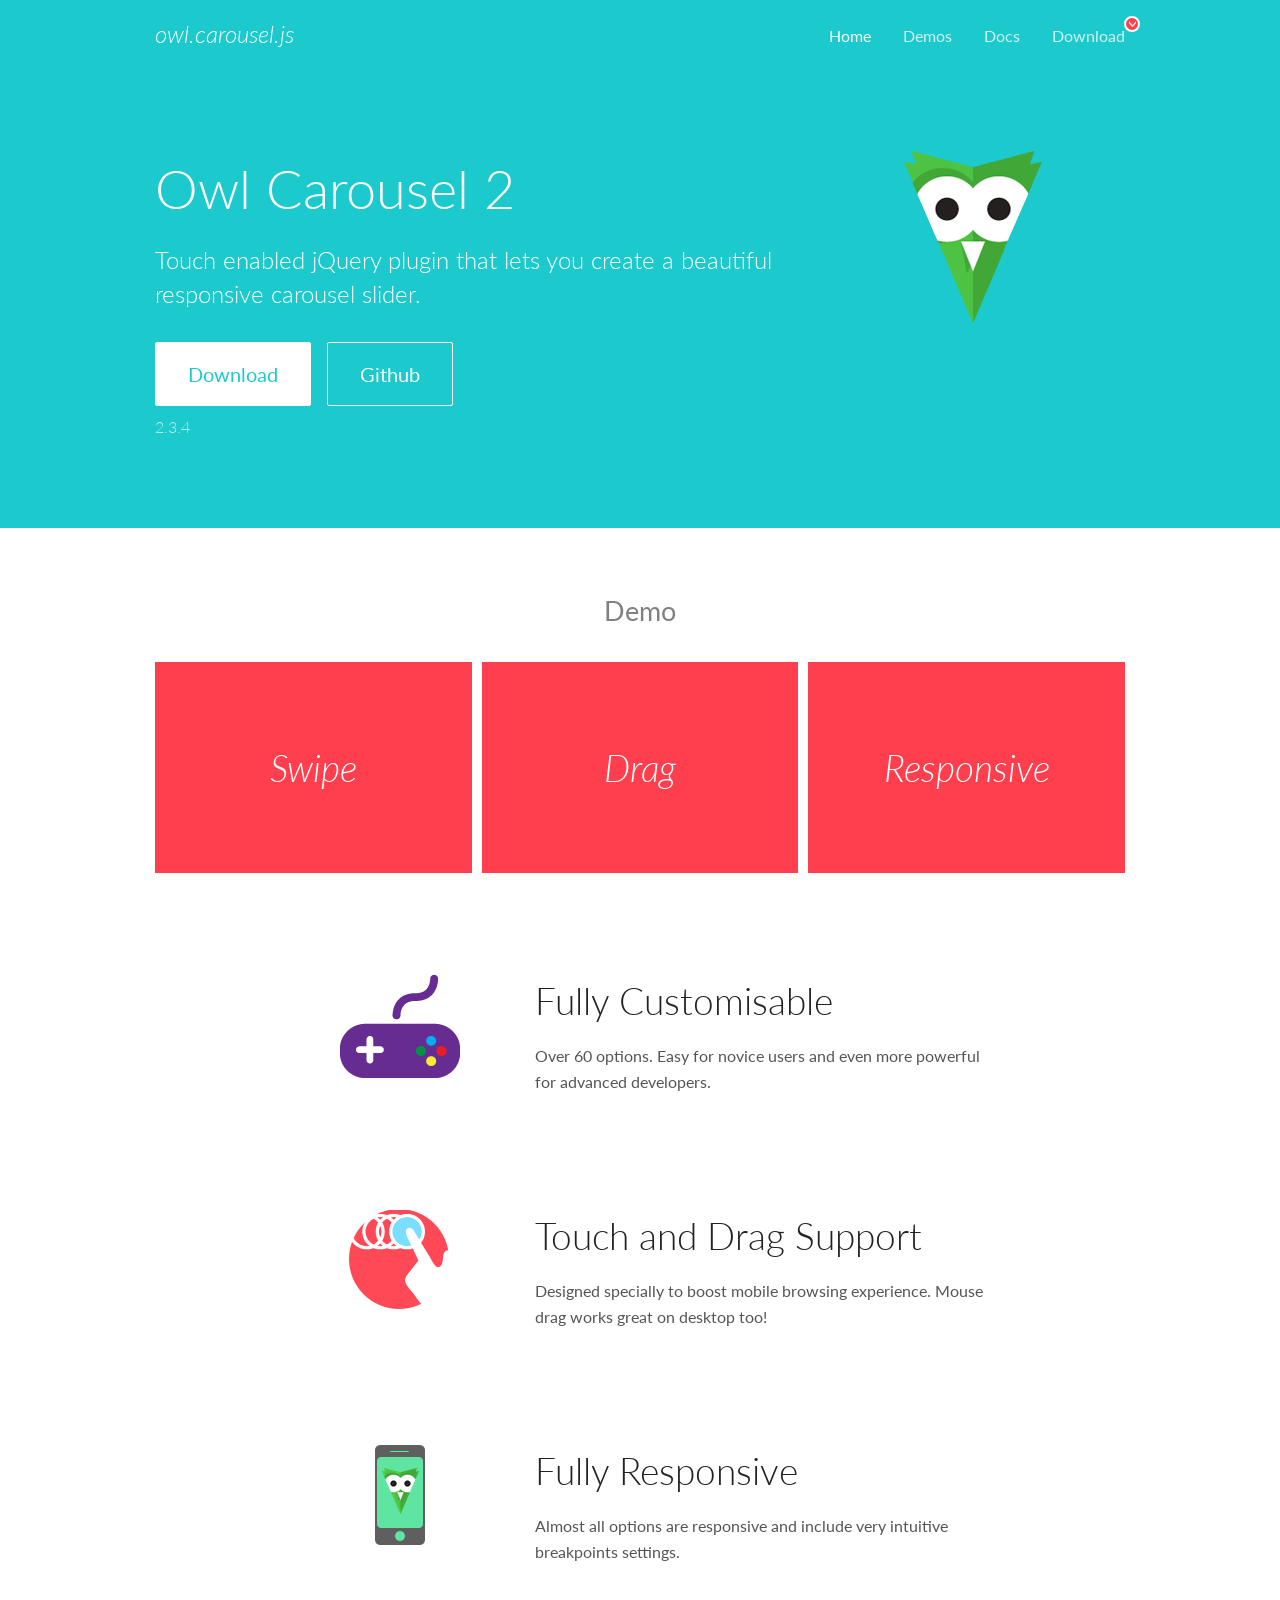
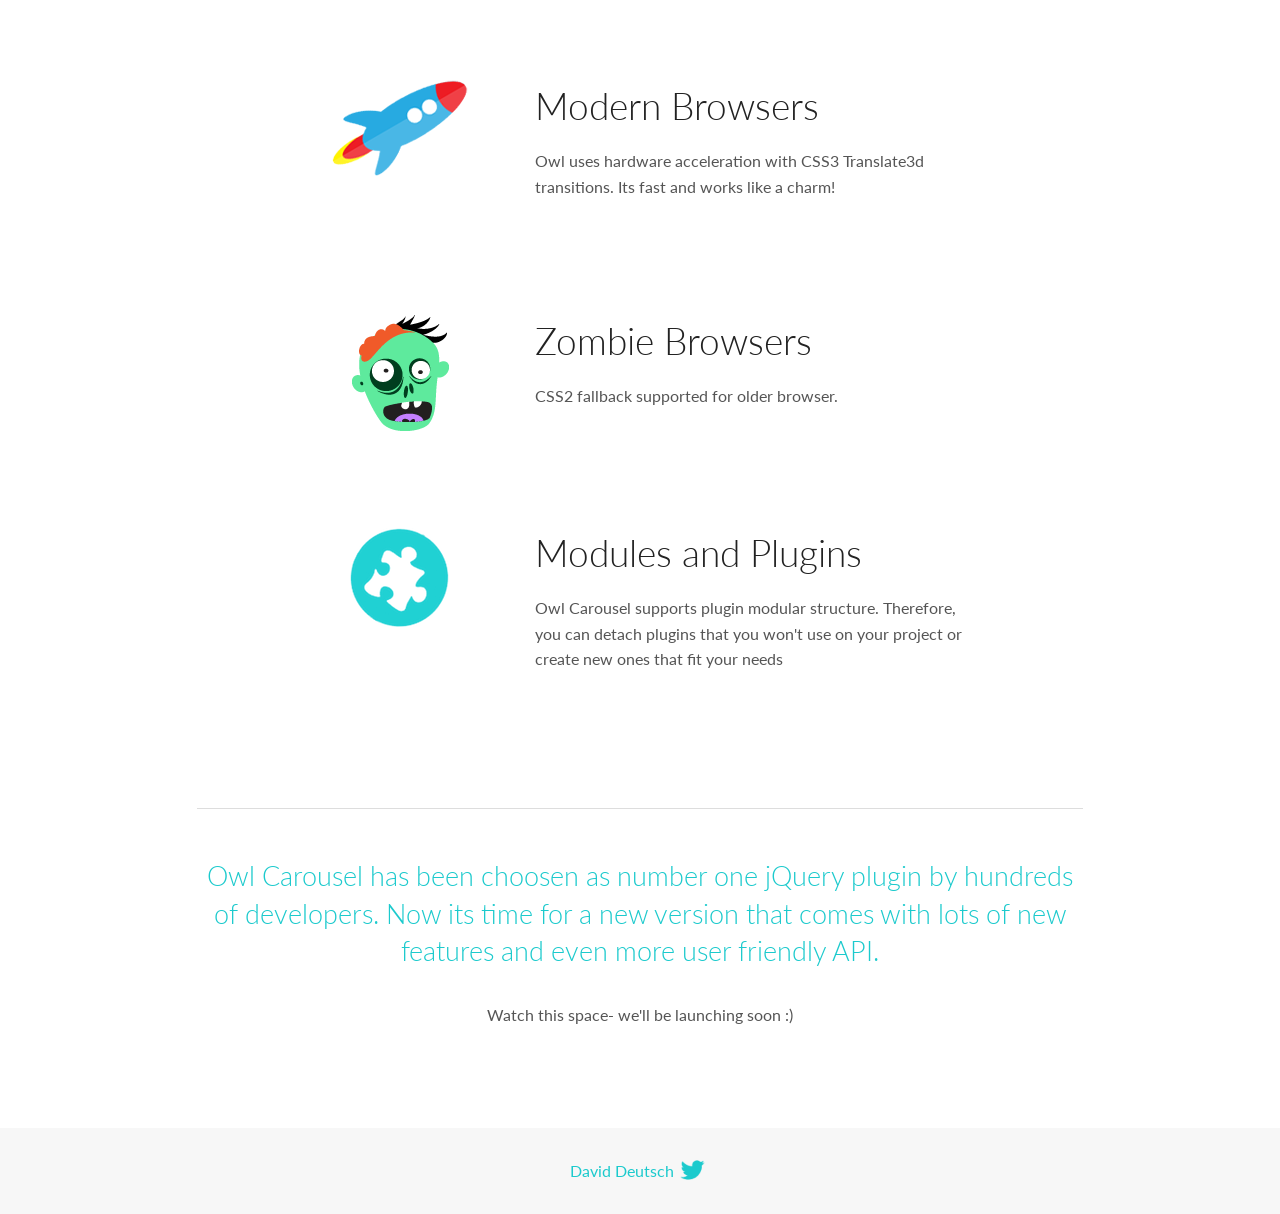
<file: libs/OwlCarousel2-2.3.4/docs/index.html>
<!DOCTYPE html>
<html lang="en">
  <head>

    <!-- head -->
    <meta charset="utf-8">
    <meta name="msapplication-tap-highlight" content="no" />
    <meta name="viewport" content="width=device-width, initial-scale=1.0" />
    <meta name="description" content="Touch enabled jQuery plugin that lets you create beautiful responsive carousel slider.">
    <meta name="author" content="David Deutsch">
    <title>
      Home | Owl Carousel | 2.3.4
    </title>

    <!-- Stylesheets -->
    <link href='https://fonts.googleapis.com/css?family=Lato:300,400,700,400italic,300italic' rel='stylesheet' type='text/css'>
    <link rel="stylesheet" href="assets/css/docs.theme.min.css">

    <!-- Owl Stylesheets -->
    <link rel="stylesheet" href="assets/owlcarousel/assets/owl.carousel.min.css">
    <link rel="stylesheet" href="assets/owlcarousel/assets/owl.theme.default.min.css">

    <!-- HTML5 shim and Respond.js IE8 support of HTML5 elements and media queries -->

    <!--[if lt IE 9]>
      <script src="https://oss.maxcdn.com/libs/html5shiv/3.7.0/html5shiv.js"></script>
      <script src="https://oss.maxcdn.com/libs/respond.js/1.3.0/respond.min.js"></script>
    <![endif]-->

    <!-- Favicons -->
    <link rel="apple-touch-icon-precomposed" sizes="144x144" href="assets/ico/apple-touch-icon-144-precomposed.png">
    <link rel="shortcut icon" href="assets/ico/favicon.png">
    <link rel="shortcut icon" href="favicon.ico">

    <!-- Yeah i know js should not be in header. Its required for demos.-->

    <!-- javascript -->
    <script src="assets/vendors/jquery.min.js"></script>
    <script src="assets/owlcarousel/owl.carousel.js"></script>
  </head>
  <body>

    <!-- header -->
    <header class="header">
      <div class="row">
        <div class="large-12 columns">
          <div class="brand left">
            <h3>
              <a href="/OwlCarousel2/">owl.carousel.js</a> 
            </h3>
          </div>
          <a id="toggle-nav" class="right">
            <span></span> <span></span> <span></span> 
          </a> 
          <div class="nav-bar">
            <ul class="clearfix">
              <li class="active">
                <a href="/OwlCarousel2/index.html">Home</a> 
              </li>
              <li> <a href="/OwlCarousel2/demos/demos.html">Demos</a>  </li>
              <li> <a href="/OwlCarousel2/docs/started-welcome.html">Docs</a>  </li>
              <li>
                <a href="https://github.com/OwlCarousel2/OwlCarousel2/archive/2.3.4.zip">Download</a> 
                <span class="download"></span> 
              </li>
            </ul>
          </div>
        </div>
      </div>
    </header>

    <!-- home panel -->
    <section id="hero">
      <div class="row">
        <div class="large-8 medium-8 columns">
          <h1>Owl Carousel 2</h1>
          <h4>Touch enabled jQuery plugin that lets you create a beautiful responsive carousel slider.</h4>
          <a href="https://github.com/OwlCarousel2/OwlCarousel2/archive/2.3.4.zip" class="hero-button">Download</a> 
          <a href="https://github.com/OwlCarousel2/OwlCarousel2" class="hero-button outline">Github</a> 
          <p>2.3.4</p>
        </div>
        <div class="large-4 medium-4 columns">
          <img class="owl-logo" src="assets/img/owl-logo.png" alt="mr. Owl">
        </div>
      </div>
    </section>

    <!-- body -->
    <div class="home-demo">
      <div class="row">
        <div class="large-12 columns">
          <h3>Demo</h3>
          <div class="owl-carousel">
            <div class="item">
              <h2>Swipe</h2>
            </div>
            <div class="item">
              <h2>Drag</h2>
            </div>
            <div class="item">
              <h2>Responsive</h2>
            </div>
            <div class="item">
              <h2>CSS3</h2>
            </div>
            <div class="item">
              <h2>Fast</h2>
            </div>
            <div class="item">
              <h2>Easy</h2>
            </div>
            <div class="item">
              <h2>Free</h2>
            </div>
            <div class="item">
              <h2>Upgradable</h2>
            </div>
            <div class="item">
              <h2>Tons of options</h2>
            </div>
            <div class="item">
              <h2>Infinity</h2>
            </div>
            <div class="item">
              <h2>Auto Width</h2>
            </div>
          </div>
        </div>
      </div>
    </div>
    <script>
      var owl = $('.owl-carousel');
      owl.owlCarousel({
        margin: 10,
        loop: true,
        responsive: {
          0: {
            items: 1
          },
          600: {
            items: 2
          },
          1000: {
            items: 3
          }
        }
      })
    </script>

    <!-- features -->
    <div id="features">
      <div class="row">
        <div class="small-12 medium-9 small-centered columns">
          <section class="row feature">
            <div class="medium-4 small-12 columns">
              <img src="assets/img/feature-options.png" alt="">
            </div>
            <div class="medium-8 small-12 columns">
              <h2>Fully Customisable</h2>
              <p>Over 60 options. Easy for novice users and even more powerful for advanced developers.</p>
            </div>
          </section>
          <section class="row feature">
            <div class="medium-4 small-12 columns">
              <img src="assets/img/feature-drag.png" alt="">
            </div>
            <div class="medium-8 small-12 columns">
              <h2>Touch and Drag Support</h2>
              <p>Designed specially to boost mobile browsing experience. Mouse drag works great on desktop too!</p>
            </div>
          </section>
          <section class="row feature">
            <div class="medium-4 small-12 columns">
              <img src="assets/img/feature-responsive.png" alt="">
            </div>
            <div class="medium-8 small-12 columns">
              <h2>Fully Responsive</h2>
              <p>Almost all options are responsive and include very intuitive breakpoints settings.</p>
            </div>
          </section>
          <section class="row feature">
            <div class="medium-4 small-12 columns">
              <img src="assets/img/feature-modern.png" alt="">
            </div>
            <div class="medium-8 small-12 columns">
              <h2>Modern Browsers</h2>
              <p>Owl uses hardware acceleration with CSS3 Translate3d transitions. Its fast and works like a charm! </p>
            </div>
          </section>
          <section class="row feature">
            <div class="medium-4 small-12 columns">
              <img src="assets/img/feature-zombie.png" alt="">
            </div>
            <div class="medium-8 small-12 columns">
              <h2>Zombie Browsers</h2>
              <p>CSS2 fallback supported for older browser.</p>
            </div>
          </section>
          <section class="row feature">
            <div class="medium-4 small-12 columns">
              <img src="assets/img/feature-module.png" alt="">
            </div>
            <div class="medium-8 small-12 columns">
              <h2>Modules and Plugins</h2>
              <p>Owl Carousel supports plugin modular structure. Therefore, you can detach plugins that you won&#x27;t use on your project or create new ones that fit your needs</p>
            </div>
          </section>
        </div>
      </div>
    </div>

    <!-- footer -->
    <section id="teaser-text">
      <div class="row">
        <div class="small-12 medium-11 small-centered columns">
          <hr>
          <h3 id="owl-carousel-has-been-choosen-as-number-one-jquery-plugin-by-hundreds-of-developers-now-its-time-for-a-new-version-that-comes-with-lots-of-new-features-and-even-more-user-friendly-api-">Owl Carousel has been choosen as number one jQuery plugin by hundreds of developers. Now its time for a new version that comes with lots of new features and even more user friendly API.</h3>
          <p>Watch this space- we&#39;ll be launching soon :)</p>
        </div>
      </div>
    </section>

    <!-- footer -->
    <footer class="footer">
      <div class="row">
        <div class="large-12 columns">
          <h5>
            <a href="/OwlCarousel2/docs/support-contact.html">David Deutsch</a> 
            <a id="custom-tweet-button" href="https://twitter.com/share?url=https://github.com/OwlCarousel2/OwlCarousel2&text=Owl Carousel - This is so awesome! " target="_blank"></a> 
          </h5>
        </div>
      </div>
    </footer>

    <!-- vendors -->
    <script src="assets/vendors/highlight.js"></script>
    <script src="assets/js/app.js"></script>
  </body>
</html>
</file>
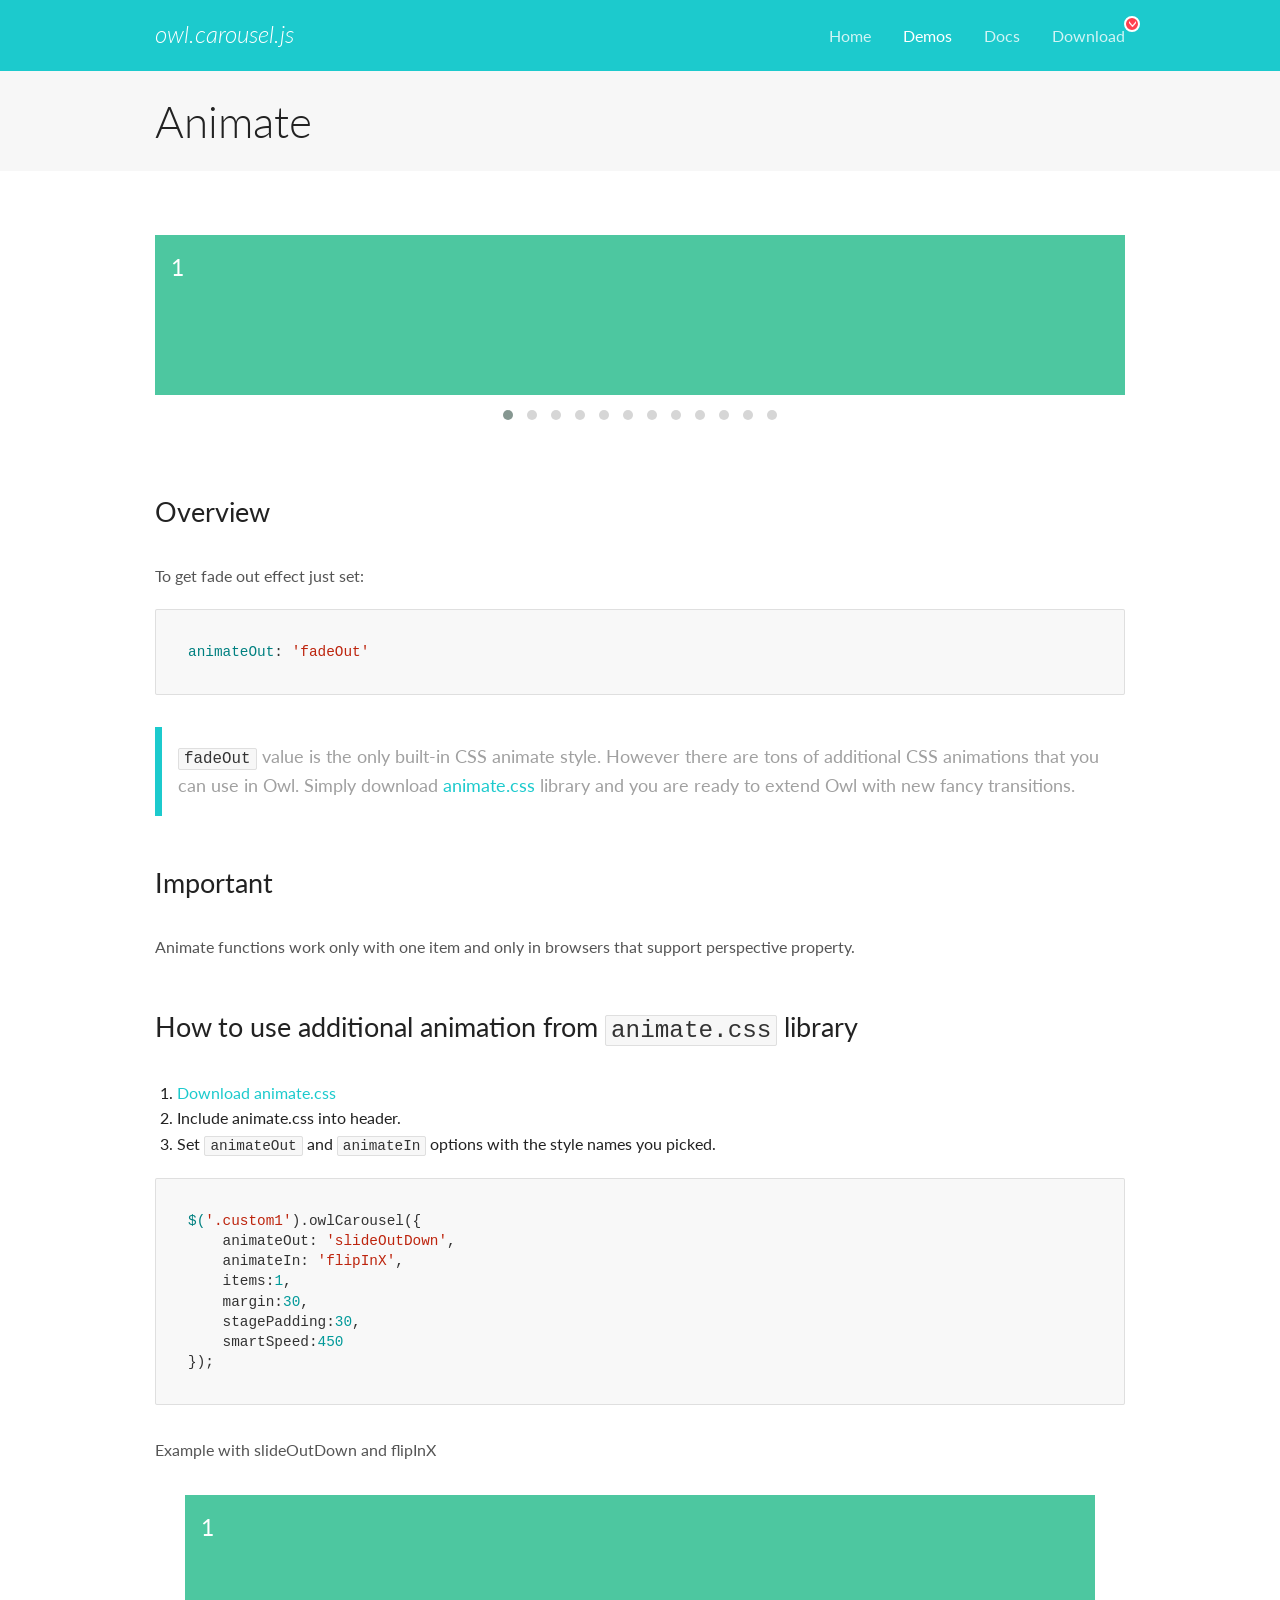
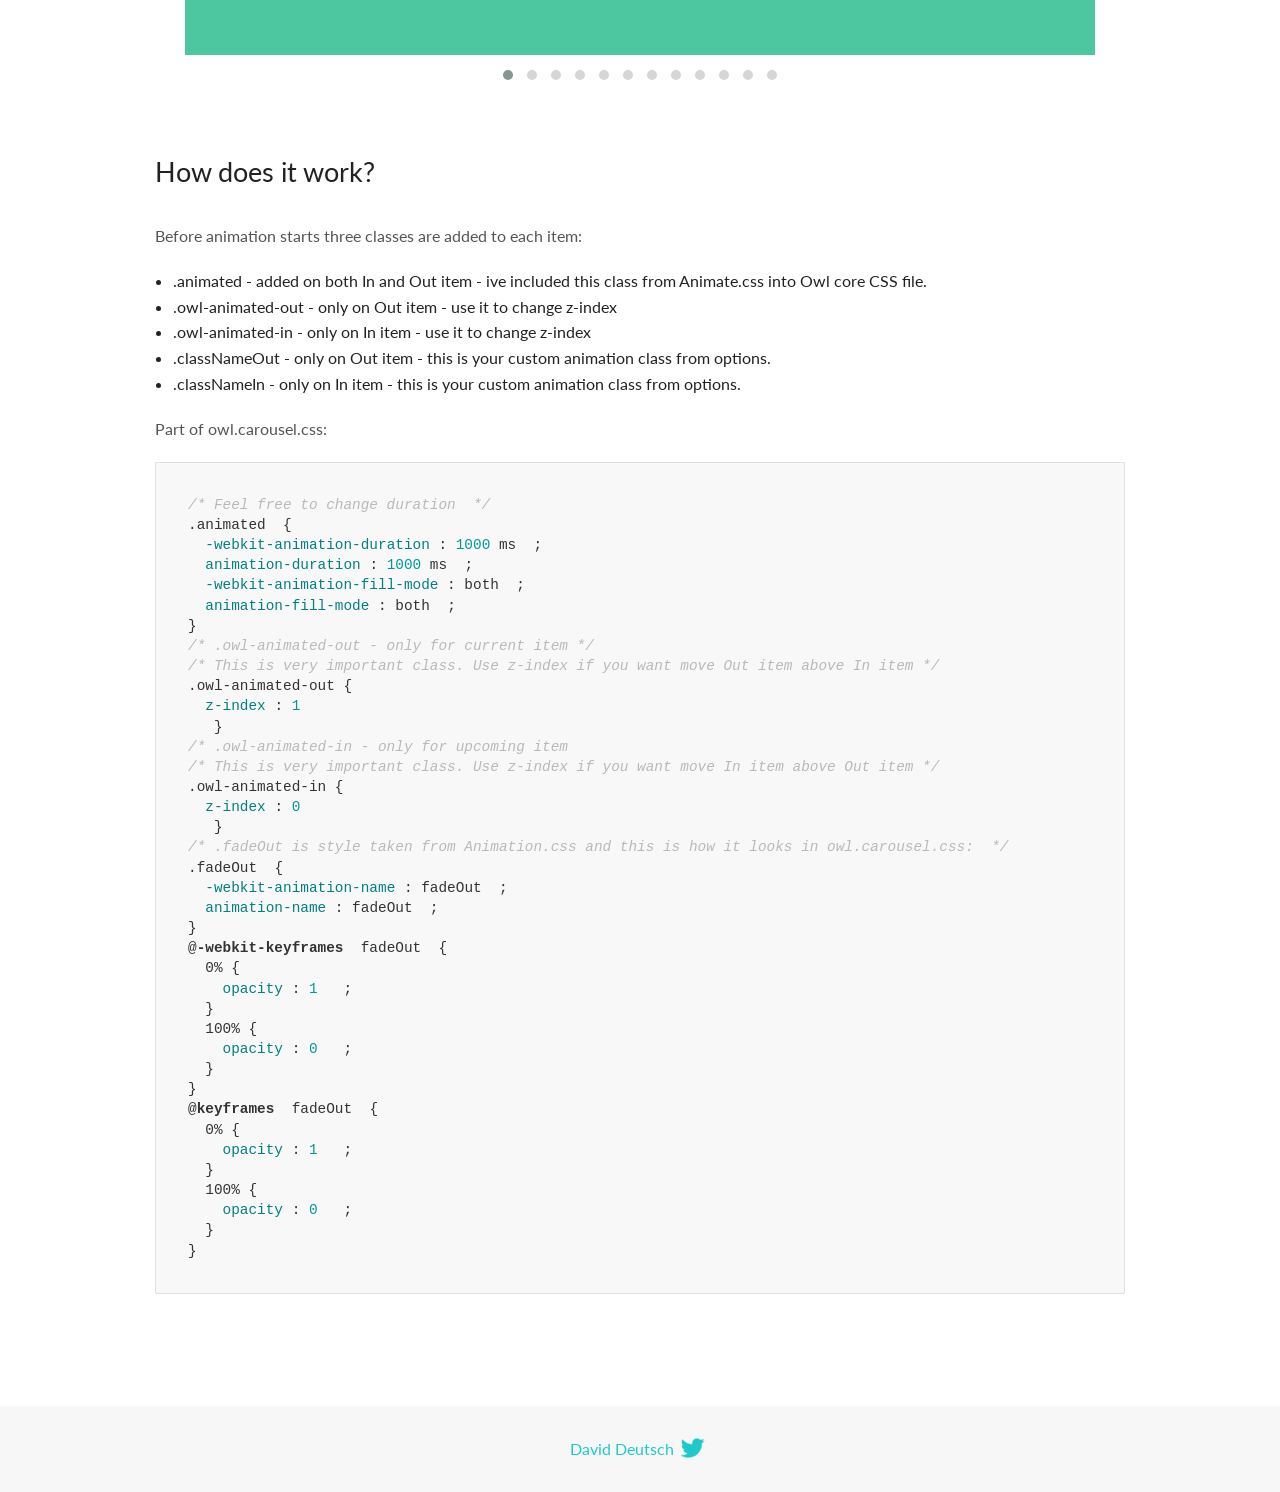
<file: libs/OwlCarousel2-2.3.4/docs/demos/animate.html>
<!DOCTYPE html>
<html lang="en">
  <head>

    <!-- head -->
    <meta charset="utf-8">
    <meta name="msapplication-tap-highlight" content="no" />
    <meta name="viewport" content="width=device-width, initial-scale=1.0" />
    <meta name="description" content="Animate carousel">
    <meta name="author" content="David Deutsch">
    <title>
      Animate Demo | Owl Carousel | 2.3.4
    </title>

    <!-- Stylesheets -->
    <link href='https://fonts.googleapis.com/css?family=Lato:300,400,700,400italic,300italic' rel='stylesheet' type='text/css'>
    <link rel="stylesheet" href="../assets/css/docs.theme.min.css">

    <!-- Owl Stylesheets -->
    <link rel="stylesheet" href="../assets/owlcarousel/assets/owl.carousel.min.css">
    <link rel="stylesheet" href="../assets/owlcarousel/assets/owl.theme.default.min.css">

    <!-- HTML5 shim and Respond.js IE8 support of HTML5 elements and media queries -->

    <!--[if lt IE 9]>
      <script src="https://oss.maxcdn.com/libs/html5shiv/3.7.0/html5shiv.js"></script>
      <script src="https://oss.maxcdn.com/libs/respond.js/1.3.0/respond.min.js"></script>
    <![endif]-->

    <!-- Favicons -->
    <link rel="apple-touch-icon-precomposed" sizes="144x144" href="../assets/ico/apple-touch-icon-144-precomposed.png">
    <link rel="shortcut icon" href="../assets/ico/favicon.png">
    <link rel="shortcut icon" href="favicon.ico">

    <!-- Yeah i know js should not be in header. Its required for demos.-->

    <!-- javascript -->
    <script src="../assets/vendors/jquery.min.js"></script>
    <script src="../assets/owlcarousel/owl.carousel.js"></script>
  </head>
  <body>

    <!-- header -->
    <header class="header">
      <div class="row">
        <div class="large-12 columns">
          <div class="brand left">
            <h3>
              <a href="/OwlCarousel2/">owl.carousel.js</a> 
            </h3>
          </div>
          <a id="toggle-nav" class="right">
            <span></span> <span></span> <span></span> 
          </a> 
          <div class="nav-bar">
            <ul class="clearfix">
              <li> <a href="/OwlCarousel2/index.html">Home</a>  </li>
              <li class="active">
                <a href="/OwlCarousel2/demos/demos.html">Demos</a> 
              </li>
              <li> <a href="/OwlCarousel2/docs/started-welcome.html">Docs</a>  </li>
              <li>
                <a href="https://github.com/OwlCarousel2/OwlCarousel2/archive/2.3.4.zip">Download</a> 
                <span class="download"></span> 
              </li>
            </ul>
          </div>
        </div>
      </div>
    </header>

    <!-- title -->
    <section class="title">
      <div class="row">
        <div class="large-12 columns">
          <h1>Animate</h1>
        </div>
      </div>
    </section>

    <!--  Demos -->
    <section id="demos">
      <div class="row">
        <div class="large-12 columns">
          <div class="fadeOut owl-carousel owl-theme">
            <div class="item">
              <h4>1</h4>
            </div>
            <div class="item">
              <h4>2</h4>
            </div>
            <div class="item">
              <h4>3</h4>
            </div>
            <div class="item">
              <h4>4</h4>
            </div>
            <div class="item">
              <h4>5</h4>
            </div>
            <div class="item">
              <h4>6</h4>
            </div>
            <div class="item">
              <h4>7</h4>
            </div>
            <div class="item">
              <h4>8</h4>
            </div>
            <div class="item">
              <h4>9</h4>
            </div>
            <div class="item">
              <h4>10</h4>
            </div>
            <div class="item">
              <h4>11</h4>
            </div>
            <div class="item">
              <h4>12</h4>
            </div>
          </div>
          <h3 id="overview">Overview</h3>
          <p>To get fade out effect just set:</p>
          <pre><code>animateOut: &#39;fadeOut&#39;</code></pre>
          <blockquote>
            <p><code>fadeOut</code> value is the only built-in CSS animate style. However there are tons of additional CSS animations that you can use in Owl. Simply download
              <a href="https://daneden.github.io/animate.css/">animate.css</a>  library and you are ready to extend Owl with new fancy transitions.</p>
          </blockquote>
          <h3 id="important">Important</h3>
          <p>Animate functions work only with one item and only in browsers that support perspective property.</p>
          <h3 id="how-to-use-additional-animation-from-animate-css-library">How to use additional animation from <code>animate.css</code> library</h3>
          <ol>
            <li> <a href="https://daneden.github.io/animate.css/">Download animate.css</a>  </li>
            <li>Include animate.css into header.</li>
            <li>Set <code>animateOut</code> and <code>animateIn</code> options with the style names you picked.</li>
          </ol>
          <pre><code>$(&#39;.custom1&#39;).owlCarousel({
    animateOut: &#39;slideOutDown&#39;,
    animateIn: &#39;flipInX&#39;,
    items:1,
    margin:30,
    stagePadding:30,
    smartSpeed:450
});</code></pre>
          <p>Example with slideOutDown and flipInX</p>
          <div class="custom1 owl-carousel owl-theme">
            <div class="item">
              <h4>1</h4>
            </div>
            <div class="item">
              <h4>2</h4>
            </div>
            <div class="item">
              <h4>3</h4>
            </div>
            <div class="item">
              <h4>4</h4>
            </div>
            <div class="item">
              <h4>5</h4>
            </div>
            <div class="item">
              <h4>6</h4>
            </div>
            <div class="item">
              <h4>7</h4>
            </div>
            <div class="item">
              <h4>8</h4>
            </div>
            <div class="item">
              <h4>9</h4>
            </div>
            <div class="item">
              <h4>10</h4>
            </div>
            <div class="item">
              <h4>11</h4>
            </div>
            <div class="item">
              <h4>12</h4>
            </div>
          </div>
          <h3 id="how-does-it-work-">How does it work?</h3>
          <p>Before animation starts three classes are added to each item:</p>
          <ul>
            <li>.animated - added on both In and Out item - ive included this class from Animate.css into Owl core CSS file.</li>
            <li>.owl-animated-out - only on Out item - use it to change z-index</li>
            <li>.owl-animated-in - only on In item - use it to change z-index</li>
            <li>.classNameOut - only on Out item - this is your custom animation class from options.</li>
            <li>.classNameIn - only on In item - this is your custom animation class from options.</li>
          </ul>
          <p>Part of owl.carousel.css:</p>
          <pre><code class="language-css"><span class="comment">/* Feel free to change duration  */</span> 
<span class="class">.animated</span>  <span class="rules">{
  <span class="rule"><span class="attribute">-webkit-animation-duration</span> :<span class="value"> <span class="number">1000</span> ms</span> </span> ;
  <span class="rule"><span class="attribute">animation-duration</span> :<span class="value"> <span class="number">1000</span> ms</span> </span> ;
  <span class="rule"><span class="attribute">-webkit-animation-fill-mode</span> :<span class="value"> both</span> </span> ;
  <span class="rule"><span class="attribute">animation-fill-mode</span> :<span class="value"> both</span> </span> ;
<span class="rule">}</span> </span> 
<span class="comment">/* .owl-animated-out - only for current item */</span> 
<span class="comment">/* This is very important class. Use z-index if you want move Out item above In item */</span> 
<span class="class">.owl-animated-out</span> <span class="rules">{
  <span class="rule"><span class="attribute">z-index</span> :<span class="value"> <span class="number">1</span> 
</span> </span> </span> }
<span class="comment">/* .owl-animated-in - only for upcoming item
/* This is very important class. Use z-index if you want move In item above Out item */</span> 
<span class="class">.owl-animated-in</span> <span class="rules">{
  <span class="rule"><span class="attribute">z-index</span> :<span class="value"> <span class="number">0</span> 
</span> </span> </span> }
<span class="comment">/* .fadeOut is style taken from Animation.css and this is how it looks in owl.carousel.css:  */</span> 
<span class="class">.fadeOut</span>  <span class="rules">{
  <span class="rule"><span class="attribute">-webkit-animation-name</span> :<span class="value"> fadeOut</span> </span> ;
  <span class="rule"><span class="attribute">animation-name</span> :<span class="value"> fadeOut</span> </span> ;
<span class="rule">}</span> </span> 
<span class="at_rule">@<span class="keyword">-webkit-keyframes</span>  fadeOut </span> {
  0% <span class="rules">{
    <span class="rule"><span class="attribute">opacity</span> :<span class="value"> <span class="number">1</span> </span> </span> ;
  <span class="rule">}</span> </span> 
  100% <span class="rules">{
    <span class="rule"><span class="attribute">opacity</span> :<span class="value"> <span class="number">0</span> </span> </span> ;
  <span class="rule">}</span> </span> 
}
<span class="at_rule">@<span class="keyword">keyframes</span>  fadeOut </span> {
  0% <span class="rules">{
    <span class="rule"><span class="attribute">opacity</span> :<span class="value"> <span class="number">1</span> </span> </span> ;
  <span class="rule">}</span> </span> 
  100% <span class="rules">{
    <span class="rule"><span class="attribute">opacity</span> :<span class="value"> <span class="number">0</span> </span> </span> ;
  <span class="rule">}</span> </span> 
}</code></pre>
          <link rel="stylesheet" href="../assets/css/animate.css">
          <script>
            jQuery(document).ready(function($) {
              $('.fadeOut').owlCarousel({
                items: 1,
                animateOut: 'fadeOut',
                loop: true,
                margin: 10,
              });
              $('.custom1').owlCarousel({
                animateOut: 'slideOutDown',
                animateIn: 'flipInX',
                items: 1,
                margin: 30,
                stagePadding: 30,
                smartSpeed: 450
              });
            });
          </script>
        </div>
      </div>
    </section>

    <!-- footer -->
    <footer class="footer">
      <div class="row">
        <div class="large-12 columns">
          <h5>
            <a href="/OwlCarousel2/docs/support-contact.html">David Deutsch</a> 
            <a id="custom-tweet-button" href="https://twitter.com/share?url=https://github.com/OwlCarousel2/OwlCarousel2&text=Owl Carousel - This is so awesome! " target="_blank"></a> 
          </h5>
        </div>
      </div>
    </footer>

    <!-- vendors -->
    <script src="../assets/vendors/highlight.js"></script>
    <script src="../assets/js/app.js"></script>
  </body>
</html>
</file>
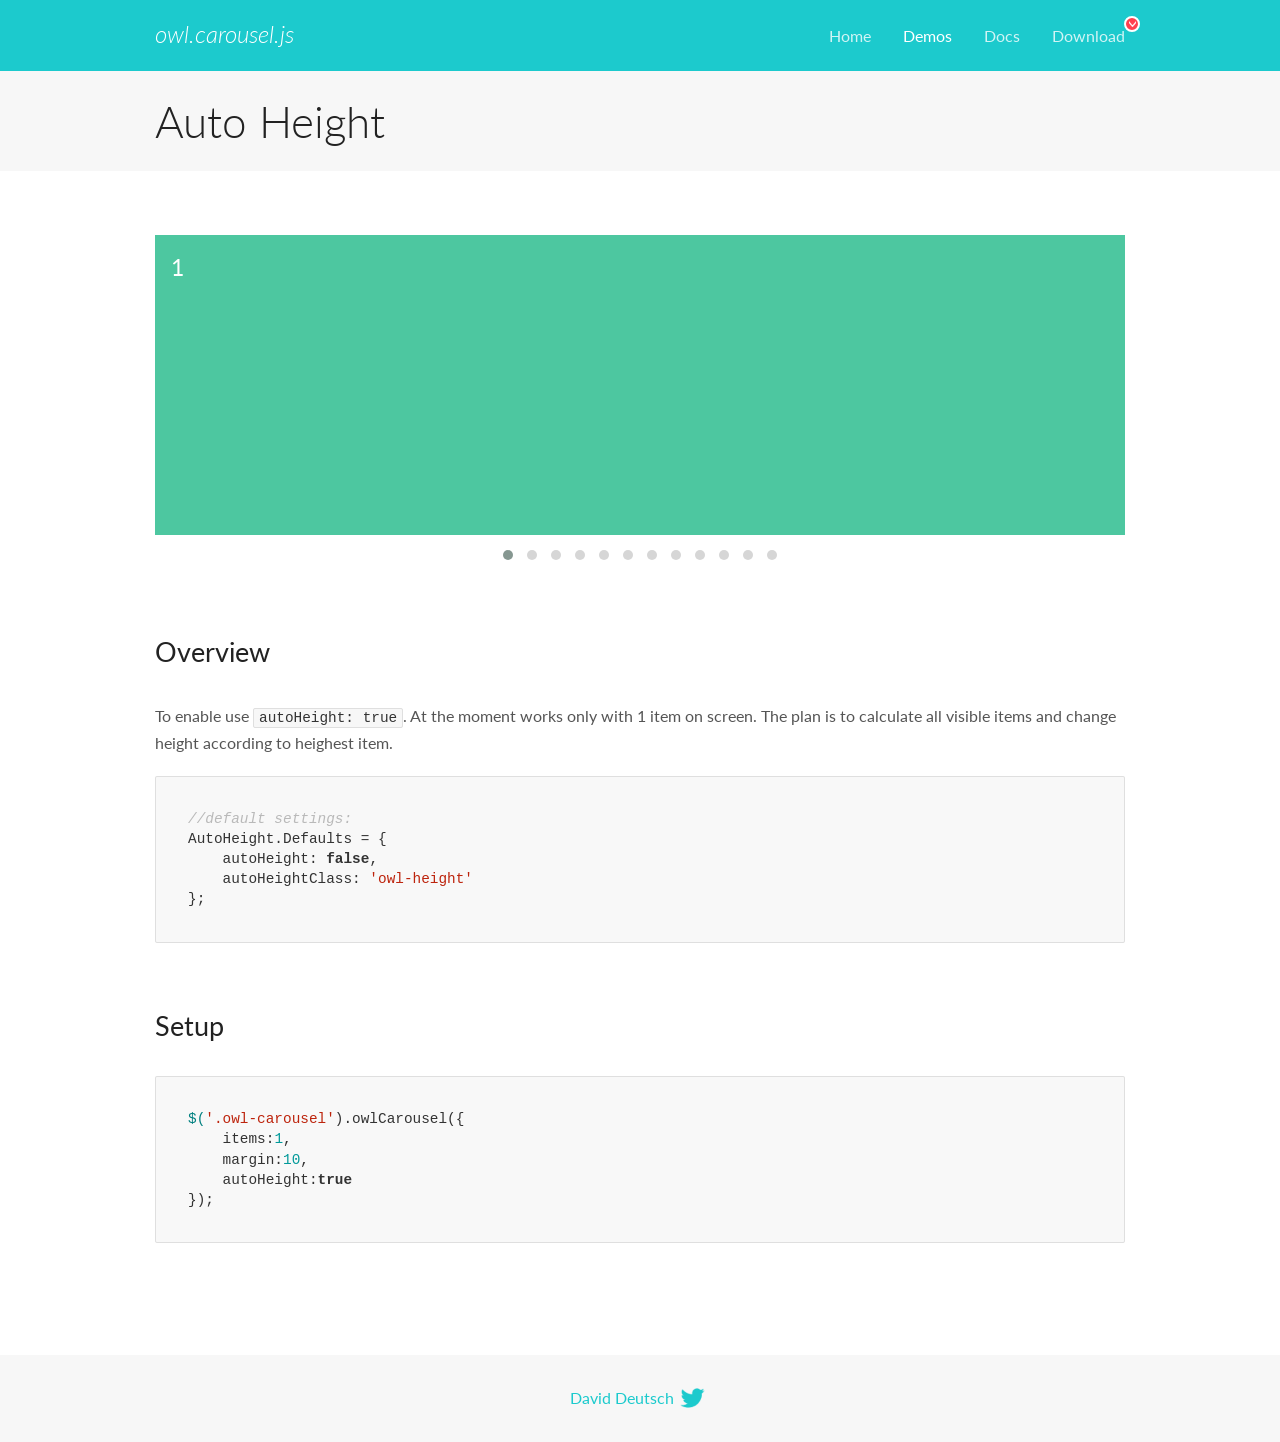
<file: libs/OwlCarousel2-2.3.4/docs/demos/autoheight.html>
<!DOCTYPE html>
<html lang="en">
  <head>

    <!-- head -->
    <meta charset="utf-8">
    <meta name="msapplication-tap-highlight" content="no" />
    <meta name="viewport" content="width=device-width, initial-scale=1.0" />
    <meta name="description" content="autoHeight usage demo">
    <meta name="author" content="David Deutsch">
    <title>
      Auto Height Demo | Owl Carousel | 2.3.4
    </title>

    <!-- Stylesheets -->
    <link href='https://fonts.googleapis.com/css?family=Lato:300,400,700,400italic,300italic' rel='stylesheet' type='text/css'>
    <link rel="stylesheet" href="../assets/css/docs.theme.min.css">

    <!-- Owl Stylesheets -->
    <link rel="stylesheet" href="../assets/owlcarousel/assets/owl.carousel.min.css">
    <link rel="stylesheet" href="../assets/owlcarousel/assets/owl.theme.default.min.css">

    <!-- HTML5 shim and Respond.js IE8 support of HTML5 elements and media queries -->

    <!--[if lt IE 9]>
      <script src="https://oss.maxcdn.com/libs/html5shiv/3.7.0/html5shiv.js"></script>
      <script src="https://oss.maxcdn.com/libs/respond.js/1.3.0/respond.min.js"></script>
    <![endif]-->

    <!-- Favicons -->
    <link rel="apple-touch-icon-precomposed" sizes="144x144" href="../assets/ico/apple-touch-icon-144-precomposed.png">
    <link rel="shortcut icon" href="../assets/ico/favicon.png">
    <link rel="shortcut icon" href="favicon.ico">

    <!-- Yeah i know js should not be in header. Its required for demos.-->

    <!-- javascript -->
    <script src="../assets/vendors/jquery.min.js"></script>
    <script src="../assets/owlcarousel/owl.carousel.js"></script>
  </head>
  <body>

    <!-- header -->
    <header class="header">
      <div class="row">
        <div class="large-12 columns">
          <div class="brand left">
            <h3>
              <a href="/OwlCarousel2/">owl.carousel.js</a> 
            </h3>
          </div>
          <a id="toggle-nav" class="right">
            <span></span> <span></span> <span></span> 
          </a> 
          <div class="nav-bar">
            <ul class="clearfix">
              <li> <a href="/OwlCarousel2/index.html">Home</a>  </li>
              <li class="active">
                <a href="/OwlCarousel2/demos/demos.html">Demos</a> 
              </li>
              <li> <a href="/OwlCarousel2/docs/started-welcome.html">Docs</a>  </li>
              <li>
                <a href="https://github.com/OwlCarousel2/OwlCarousel2/archive/2.3.4.zip">Download</a> 
                <span class="download"></span> 
              </li>
            </ul>
          </div>
        </div>
      </div>
    </header>

    <!-- title -->
    <section class="title">
      <div class="row">
        <div class="large-12 columns">
          <h1>Auto Height</h1>
        </div>
      </div>
    </section>

    <!--  Demos -->
    <section id="demos">
      <div class="row">
        <div class="large-12 columns">
          <div class="owl-carousel owl-theme">
            <div class="item" style="height:300px">
              <h4>1</h4>
            </div>
            <div class="item" style="height:100px">
              <h4>2</h4>
            </div>
            <div class="item" style="height:500px">
              <h4>3</h4>
            </div>
            <div class="item" style="height:250px">
              <h4>4</h4>
            </div>
            <div class="item" style="height:400px">
              <h4>5</h4>
            </div>
            <div class="item" style="height:500px">
              <h4>6</h4>
            </div>
            <div class="item" style="height:600px">
              <h4>7</h4>
            </div>
            <div class="item" style="height:400px">
              <h4>8</h4>
            </div>
            <div class="item" style="height:300px">
              <h4>9</h4>
            </div>
            <div class="item" style="height:350px">
              <h4>10</h4>
            </div>
            <div class="item" style="height:200px">
              <h4>11</h4>
            </div>
            <div class="item" style="height:150px">
              <h4>12</h4>
            </div>
          </div>
          <h3 id="overview">Overview</h3>
          <p>To enable use <code>autoHeight: true</code>. At the moment works only with 1 item on screen. The plan is to calculate all visible items and change height according to heighest item.</p>
          <pre><code>//default settings:
AutoHeight.Defaults = {
    autoHeight: false,
    autoHeightClass: &#39;owl-height&#39;
};</code></pre>
          <h3 id="setup">Setup</h3>
          <pre><code>$(&#39;.owl-carousel&#39;).owlCarousel({
    items:1,
    margin:10,
    autoHeight:true
});</code></pre>
          <script>
            $(document).ready(function() {
              $('.owl-carousel').owlCarousel({
                items: 1,
                margin: 10,
                autoHeight: true
              });
            })
          </script>
        </div>
      </div>
    </section>

    <!-- footer -->
    <footer class="footer">
      <div class="row">
        <div class="large-12 columns">
          <h5>
            <a href="/OwlCarousel2/docs/support-contact.html">David Deutsch</a> 
            <a id="custom-tweet-button" href="https://twitter.com/share?url=https://github.com/OwlCarousel2/OwlCarousel2&text=Owl Carousel - This is so awesome! " target="_blank"></a> 
          </h5>
        </div>
      </div>
    </footer>

    <!-- vendors -->
    <script src="../assets/vendors/highlight.js"></script>
    <script src="../assets/js/app.js"></script>
  </body>
</html>
</file>
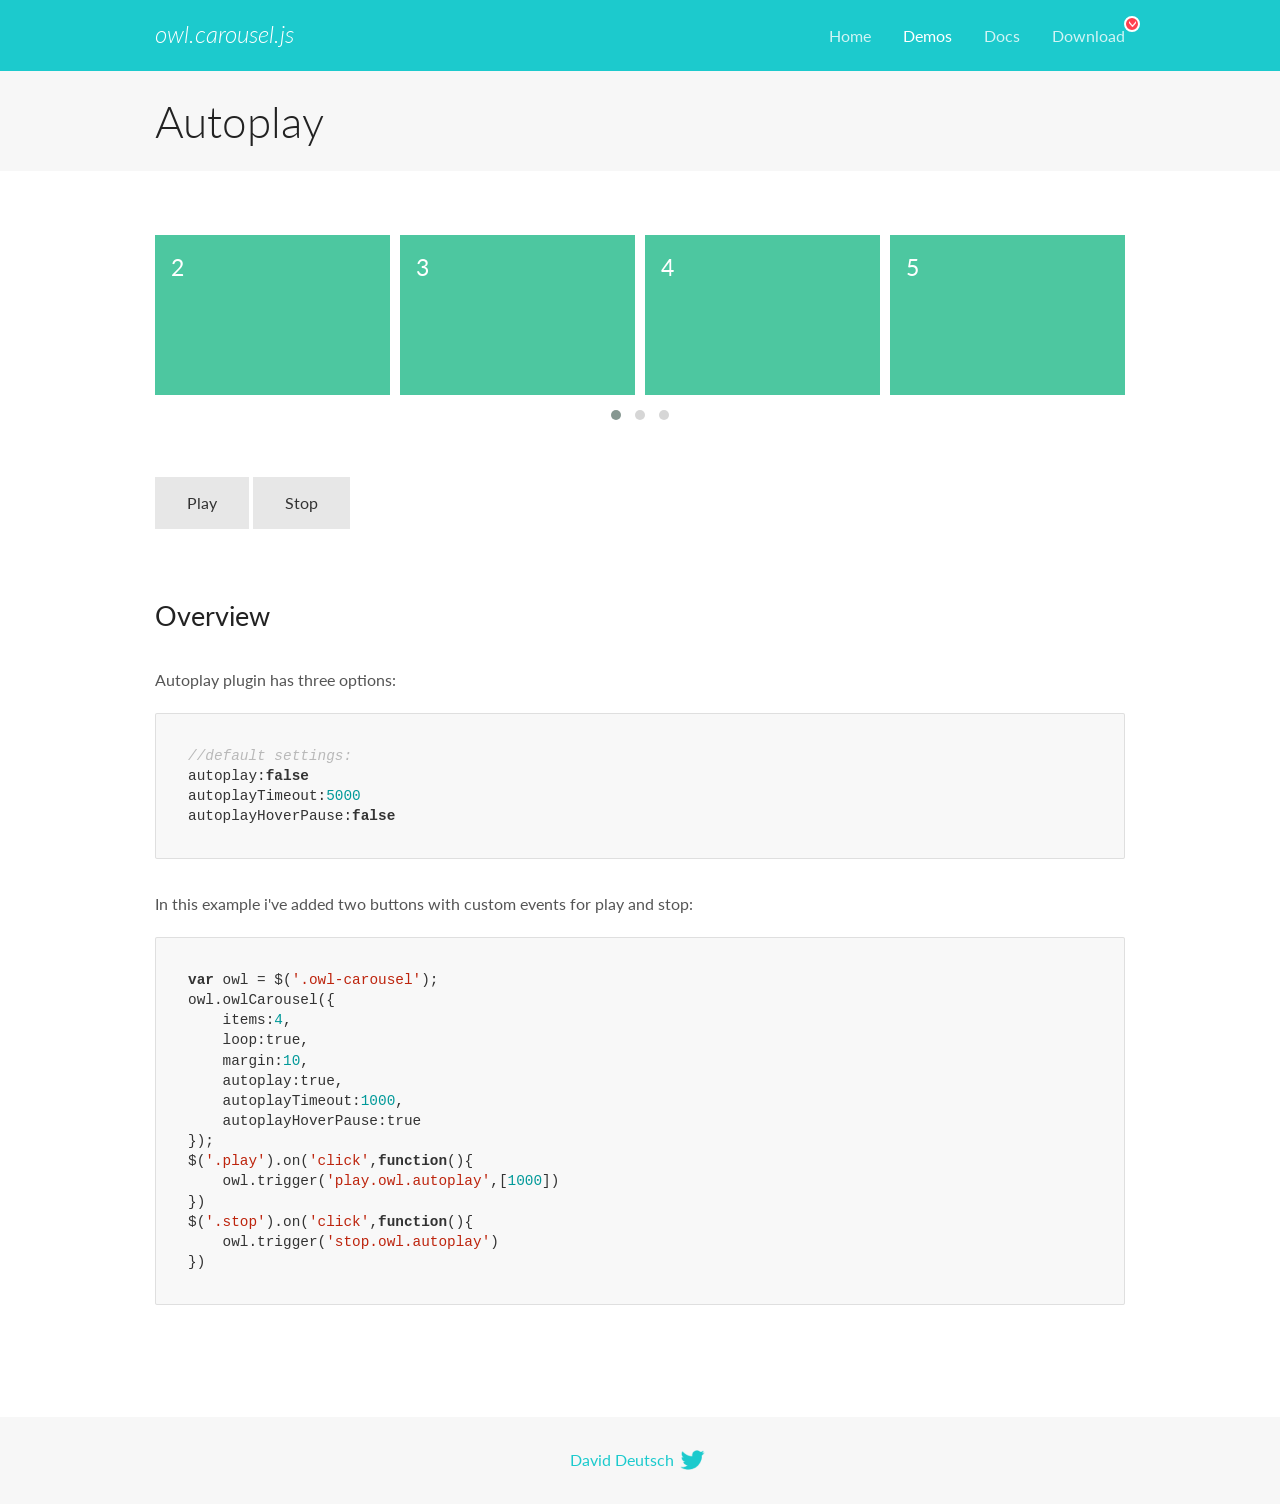
<file: libs/OwlCarousel2-2.3.4/docs/demos/autoplay.html>
<!DOCTYPE html>
<html lang="en">
  <head>

    <!-- head -->
    <meta charset="utf-8">
    <meta name="msapplication-tap-highlight" content="no" />
    <meta name="viewport" content="width=device-width, initial-scale=1.0" />
    <meta name="description" content="Autoplay usage demo">
    <meta name="author" content="David Deutsch">
    <title>
      Autoplay Demo | Owl Carousel | 2.3.4
    </title>

    <!-- Stylesheets -->
    <link href='https://fonts.googleapis.com/css?family=Lato:300,400,700,400italic,300italic' rel='stylesheet' type='text/css'>
    <link rel="stylesheet" href="../assets/css/docs.theme.min.css">

    <!-- Owl Stylesheets -->
    <link rel="stylesheet" href="../assets/owlcarousel/assets/owl.carousel.min.css">
    <link rel="stylesheet" href="../assets/owlcarousel/assets/owl.theme.default.min.css">

    <!-- HTML5 shim and Respond.js IE8 support of HTML5 elements and media queries -->

    <!--[if lt IE 9]>
      <script src="https://oss.maxcdn.com/libs/html5shiv/3.7.0/html5shiv.js"></script>
      <script src="https://oss.maxcdn.com/libs/respond.js/1.3.0/respond.min.js"></script>
    <![endif]-->

    <!-- Favicons -->
    <link rel="apple-touch-icon-precomposed" sizes="144x144" href="../assets/ico/apple-touch-icon-144-precomposed.png">
    <link rel="shortcut icon" href="../assets/ico/favicon.png">
    <link rel="shortcut icon" href="favicon.ico">

    <!-- Yeah i know js should not be in header. Its required for demos.-->

    <!-- javascript -->
    <script src="../assets/vendors/jquery.min.js"></script>
    <script src="../assets/owlcarousel/owl.carousel.js"></script>
  </head>
  <body>

    <!-- header -->
    <header class="header">
      <div class="row">
        <div class="large-12 columns">
          <div class="brand left">
            <h3>
              <a href="/OwlCarousel2/">owl.carousel.js</a> 
            </h3>
          </div>
          <a id="toggle-nav" class="right">
            <span></span> <span></span> <span></span> 
          </a> 
          <div class="nav-bar">
            <ul class="clearfix">
              <li> <a href="/OwlCarousel2/index.html">Home</a>  </li>
              <li class="active">
                <a href="/OwlCarousel2/demos/demos.html">Demos</a> 
              </li>
              <li> <a href="/OwlCarousel2/docs/started-welcome.html">Docs</a>  </li>
              <li>
                <a href="https://github.com/OwlCarousel2/OwlCarousel2/archive/2.3.4.zip">Download</a> 
                <span class="download"></span> 
              </li>
            </ul>
          </div>
        </div>
      </div>
    </header>

    <!-- title -->
    <section class="title">
      <div class="row">
        <div class="large-12 columns">
          <h1>Autoplay</h1>
        </div>
      </div>
    </section>

    <!--  Demos -->
    <section id="demos">
      <div class="row">
        <div class="large-12 columns">
          <div class="owl-carousel owl-theme">
            <div class="item">
              <h4>1</h4>
            </div>
            <div class="item">
              <h4>2</h4>
            </div>
            <div class="item">
              <h4>3</h4>
            </div>
            <div class="item">
              <h4>4</h4>
            </div>
            <div class="item">
              <h4>5</h4>
            </div>
            <div class="item">
              <h4>6</h4>
            </div>
            <div class="item">
              <h4>7</h4>
            </div>
            <div class="item">
              <h4>8</h4>
            </div>
            <div class="item">
              <h4>9</h4>
            </div>
            <div class="item">
              <h4>10</h4>
            </div>
            <div class="item">
              <h4>11</h4>
            </div>
            <div class="item">
              <h4>12</h4>
            </div>
          </div>
          <a class="button secondary play">Play</a> 
          <a class="button secondary stop">Stop</a> 
          <h3 id="overview">Overview</h3>
          <p>Autoplay plugin has three options:</p>
          <pre><code>//default settings:
autoplay:false
autoplayTimeout:5000
autoplayHoverPause:false</code></pre>
          <p>In this example i&#39;ve added two buttons with custom events for play and stop:</p>
          <pre><code>var owl = $(&#39;.owl-carousel&#39;);
owl.owlCarousel({
    items:4,
    loop:true,
    margin:10,
    autoplay:true,
    autoplayTimeout:1000,
    autoplayHoverPause:true
});
$(&#39;.play&#39;).on(&#39;click&#39;,function(){
    owl.trigger(&#39;play.owl.autoplay&#39;,[1000])
})
$(&#39;.stop&#39;).on(&#39;click&#39;,function(){
    owl.trigger(&#39;stop.owl.autoplay&#39;)
})</code></pre>
          <script>
            $(document).ready(function() {
              var owl = $('.owl-carousel');
              owl.owlCarousel({
                items: 4,
                loop: true,
                margin: 10,
                autoplay: true,
                autoplayTimeout: 1000,
                autoplayHoverPause: true
              });
              $('.play').on('click', function() {
                owl.trigger('play.owl.autoplay', [1000])
              })
              $('.stop').on('click', function() {
                owl.trigger('stop.owl.autoplay')
              })
            })
          </script>
        </div>
      </div>
    </section>

    <!-- footer -->
    <footer class="footer">
      <div class="row">
        <div class="large-12 columns">
          <h5>
            <a href="/OwlCarousel2/docs/support-contact.html">David Deutsch</a> 
            <a id="custom-tweet-button" href="https://twitter.com/share?url=https://github.com/OwlCarousel2/OwlCarousel2&text=Owl Carousel - This is so awesome! " target="_blank"></a> 
          </h5>
        </div>
      </div>
    </footer>

    <!-- vendors -->
    <script src="../assets/vendors/highlight.js"></script>
    <script src="../assets/js/app.js"></script>
  </body>
</html>
</file>
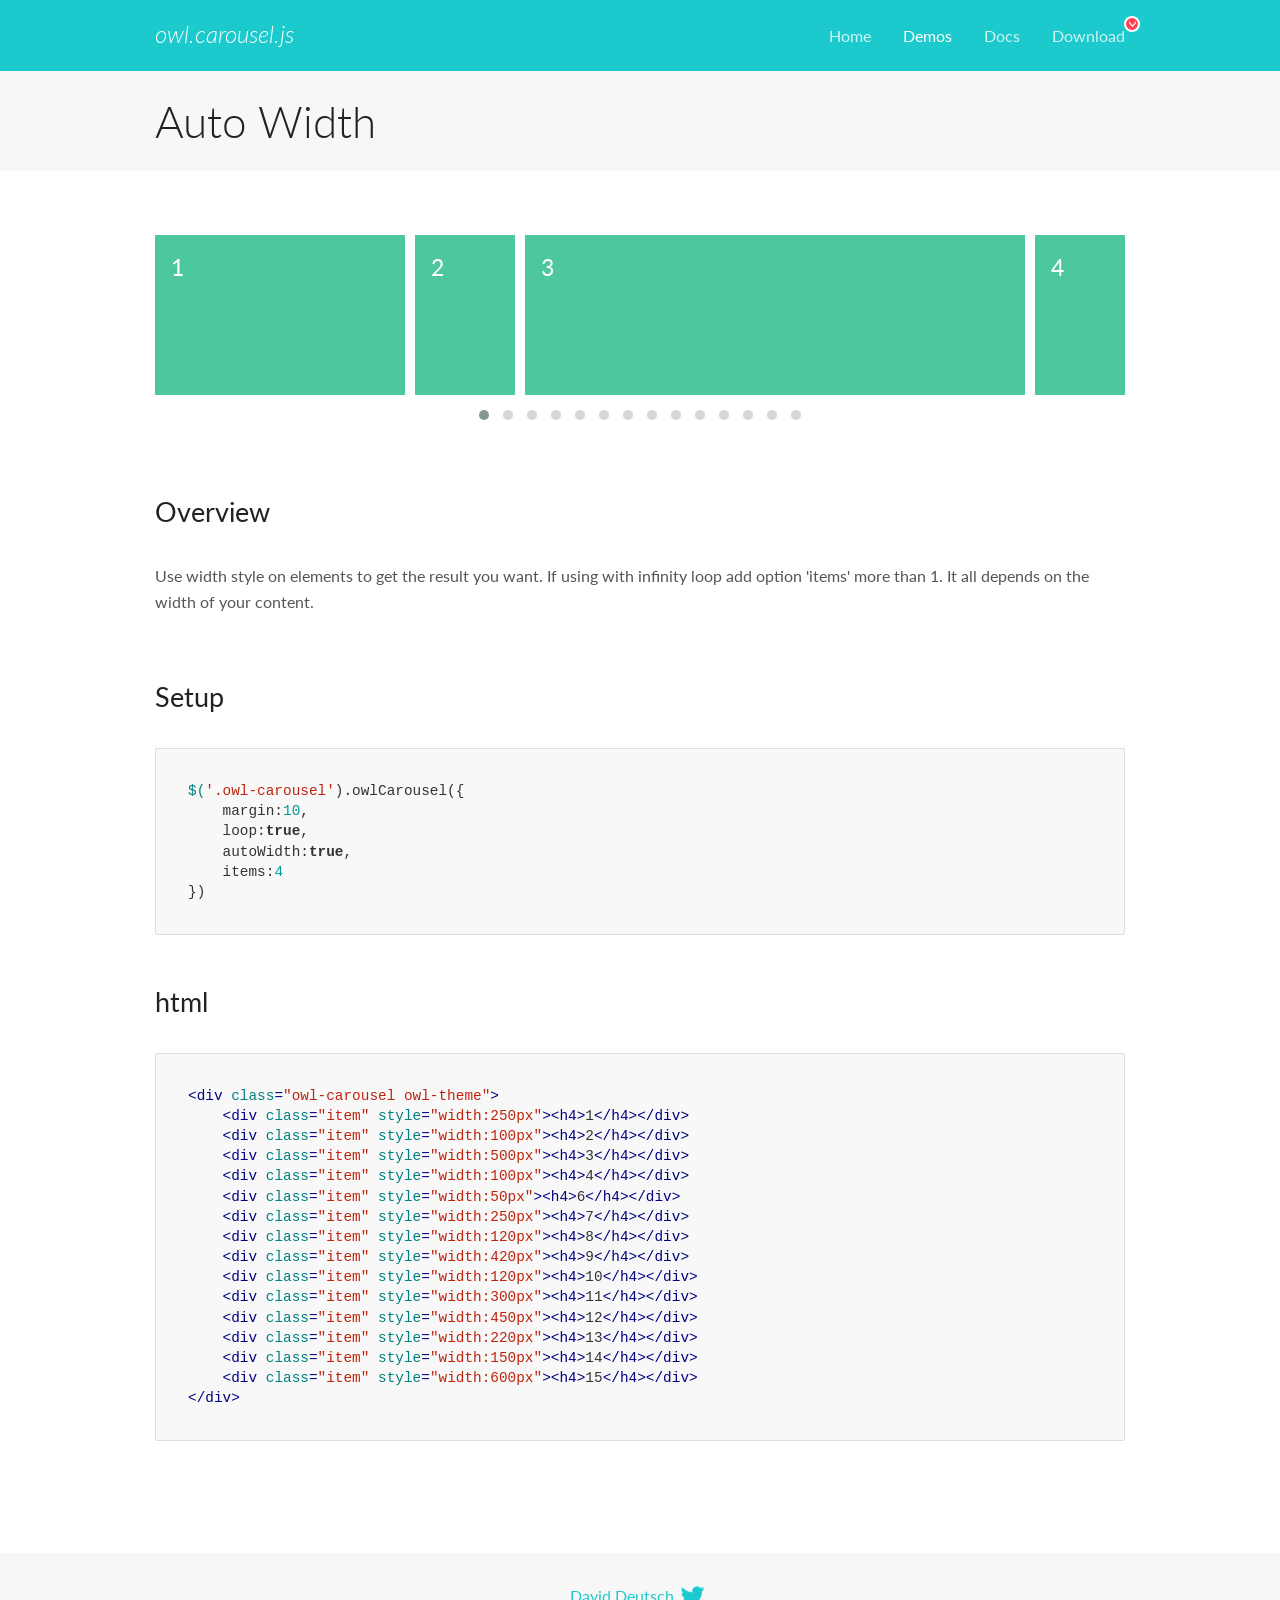
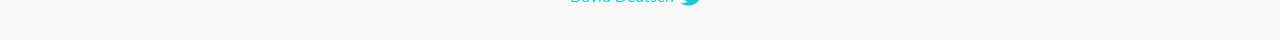
<file: libs/OwlCarousel2-2.3.4/docs/demos/autowidth.html>
<!DOCTYPE html>
<html lang="en">
  <head>

    <!-- head -->
    <meta charset="utf-8">
    <meta name="msapplication-tap-highlight" content="no" />
    <meta name="viewport" content="width=device-width, initial-scale=1.0" />
    <meta name="description" content="Auto Width">
    <meta name="author" content="David Deutsch">
    <title>
      Auto Width Demo | Owl Carousel | 2.3.4
    </title>

    <!-- Stylesheets -->
    <link href='https://fonts.googleapis.com/css?family=Lato:300,400,700,400italic,300italic' rel='stylesheet' type='text/css'>
    <link rel="stylesheet" href="../assets/css/docs.theme.min.css">

    <!-- Owl Stylesheets -->
    <link rel="stylesheet" href="../assets/owlcarousel/assets/owl.carousel.min.css">
    <link rel="stylesheet" href="../assets/owlcarousel/assets/owl.theme.default.min.css">

    <!-- HTML5 shim and Respond.js IE8 support of HTML5 elements and media queries -->

    <!--[if lt IE 9]>
      <script src="https://oss.maxcdn.com/libs/html5shiv/3.7.0/html5shiv.js"></script>
      <script src="https://oss.maxcdn.com/libs/respond.js/1.3.0/respond.min.js"></script>
    <![endif]-->

    <!-- Favicons -->
    <link rel="apple-touch-icon-precomposed" sizes="144x144" href="../assets/ico/apple-touch-icon-144-precomposed.png">
    <link rel="shortcut icon" href="../assets/ico/favicon.png">
    <link rel="shortcut icon" href="favicon.ico">

    <!-- Yeah i know js should not be in header. Its required for demos.-->

    <!-- javascript -->
    <script src="../assets/vendors/jquery.min.js"></script>
    <script src="../assets/owlcarousel/owl.carousel.js"></script>
  </head>
  <body>

    <!-- header -->
    <header class="header">
      <div class="row">
        <div class="large-12 columns">
          <div class="brand left">
            <h3>
              <a href="/OwlCarousel2/">owl.carousel.js</a> 
            </h3>
          </div>
          <a id="toggle-nav" class="right">
            <span></span> <span></span> <span></span> 
          </a> 
          <div class="nav-bar">
            <ul class="clearfix">
              <li> <a href="/OwlCarousel2/index.html">Home</a>  </li>
              <li class="active">
                <a href="/OwlCarousel2/demos/demos.html">Demos</a> 
              </li>
              <li> <a href="/OwlCarousel2/docs/started-welcome.html">Docs</a>  </li>
              <li>
                <a href="https://github.com/OwlCarousel2/OwlCarousel2/archive/2.3.4.zip">Download</a> 
                <span class="download"></span> 
              </li>
            </ul>
          </div>
        </div>
      </div>
    </header>

    <!-- title -->
    <section class="title">
      <div class="row">
        <div class="large-12 columns">
          <h1>Auto Width</h1>
        </div>
      </div>
    </section>

    <!--  Demos -->
    <section id="demos">
      <div class="row">
        <div class="large-12 columns">
          <div class="owl-carousel owl-theme">
            <div class="item" style="width:250px">
              <h4>1</h4>
            </div>
            <div class="item" style="width:100px">
              <h4>2</h4>
            </div>
            <div class="item" style="width:500px">
              <h4>3</h4>
            </div>
            <div class="item" style="width:100px">
              <h4>4</h4>
            </div>
            <div class="item" style="width:50px">
              <h4>6</h4>
            </div>
            <div class="item" style="width:250px">
              <h4>7</h4>
            </div>
            <div class="item" style="width:120px">
              <h4>8</h4>
            </div>
            <div class="item" style="width:420px">
              <h4>9</h4>
            </div>
            <div class="item" style="width:120px">
              <h4>10</h4>
            </div>
            <div class="item" style="width:300px">
              <h4>11</h4>
            </div>
            <div class="item" style="width:450px">
              <h4>12</h4>
            </div>
            <div class="item" style="width:220px">
              <h4>13</h4>
            </div>
            <div class="item" style="width:150px">
              <h4>14</h4>
            </div>
            <div class="item" style="width:600px">
              <h4>15</h4>
            </div>
          </div>
          <h3 id="overview">Overview</h3>
          <p>Use width style on elements to get the result you want. If using with infinity loop add option &#39;items&#39; more than 1. It all depends on the width of your content.</p>
          <h3 id="setup">Setup</h3>
          <pre><code>$(&#39;.owl-carousel&#39;).owlCarousel({
    margin:10,
    loop:true,
    autoWidth:true,
    items:4
})</code></pre>
          <h3 id="html">html</h3>
          <pre><code>&lt;div class=&quot;owl-carousel owl-theme&quot;&gt;
    &lt;div class=&quot;item&quot; style=&quot;width:250px&quot;&gt;&lt;h4&gt;1&lt;/h4&gt;&lt;/div&gt;
    &lt;div class=&quot;item&quot; style=&quot;width:100px&quot;&gt;&lt;h4&gt;2&lt;/h4&gt;&lt;/div&gt;
    &lt;div class=&quot;item&quot; style=&quot;width:500px&quot;&gt;&lt;h4&gt;3&lt;/h4&gt;&lt;/div&gt;
    &lt;div class=&quot;item&quot; style=&quot;width:100px&quot;&gt;&lt;h4&gt;4&lt;/h4&gt;&lt;/div&gt;
    &lt;div class=&quot;item&quot; style=&quot;width:50px&quot;&gt;&lt;h4&gt;6&lt;/h4&gt;&lt;/div&gt;
    &lt;div class=&quot;item&quot; style=&quot;width:250px&quot;&gt;&lt;h4&gt;7&lt;/h4&gt;&lt;/div&gt;
    &lt;div class=&quot;item&quot; style=&quot;width:120px&quot;&gt;&lt;h4&gt;8&lt;/h4&gt;&lt;/div&gt;
    &lt;div class=&quot;item&quot; style=&quot;width:420px&quot;&gt;&lt;h4&gt;9&lt;/h4&gt;&lt;/div&gt;
    &lt;div class=&quot;item&quot; style=&quot;width:120px&quot;&gt;&lt;h4&gt;10&lt;/h4&gt;&lt;/div&gt;
    &lt;div class=&quot;item&quot; style=&quot;width:300px&quot;&gt;&lt;h4&gt;11&lt;/h4&gt;&lt;/div&gt;
    &lt;div class=&quot;item&quot; style=&quot;width:450px&quot;&gt;&lt;h4&gt;12&lt;/h4&gt;&lt;/div&gt;
    &lt;div class=&quot;item&quot; style=&quot;width:220px&quot;&gt;&lt;h4&gt;13&lt;/h4&gt;&lt;/div&gt;
    &lt;div class=&quot;item&quot; style=&quot;width:150px&quot;&gt;&lt;h4&gt;14&lt;/h4&gt;&lt;/div&gt;
    &lt;div class=&quot;item&quot; style=&quot;width:600px&quot;&gt;&lt;h4&gt;15&lt;/h4&gt;&lt;/div&gt;
&lt;/div&gt;</code></pre>
          <script>
            $(document).ready(function() {
              $('.owl-carousel').owlCarousel({
                margin: 10,
                loop: true,
                autoWidth: true,
                items: 4
              })
            })
          </script>
        </div>
      </div>
    </section>

    <!-- footer -->
    <footer class="footer">
      <div class="row">
        <div class="large-12 columns">
          <h5>
            <a href="/OwlCarousel2/docs/support-contact.html">David Deutsch</a> 
            <a id="custom-tweet-button" href="https://twitter.com/share?url=https://github.com/OwlCarousel2/OwlCarousel2&text=Owl Carousel - This is so awesome! " target="_blank"></a> 
          </h5>
        </div>
      </div>
    </footer>

    <!-- vendors -->
    <script src="../assets/vendors/highlight.js"></script>
    <script src="../assets/js/app.js"></script>
  </body>
</html>
</file>
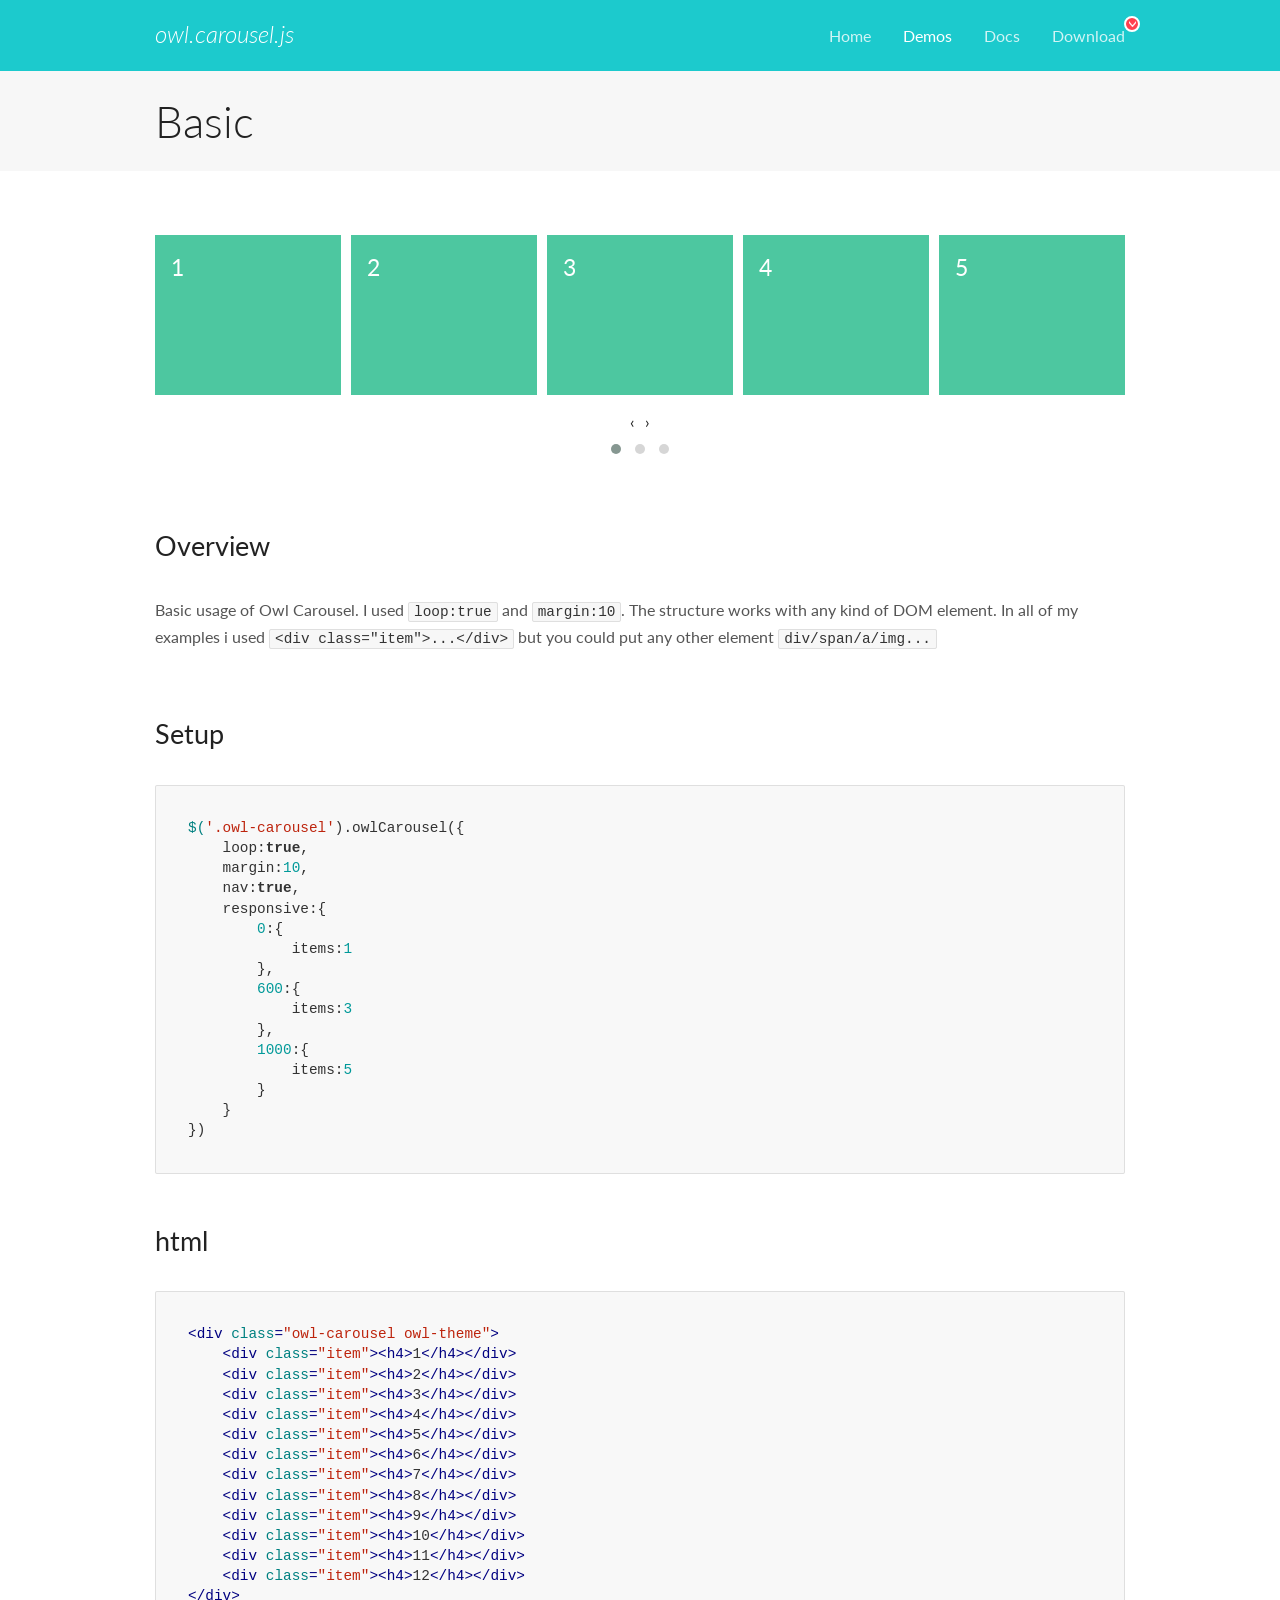
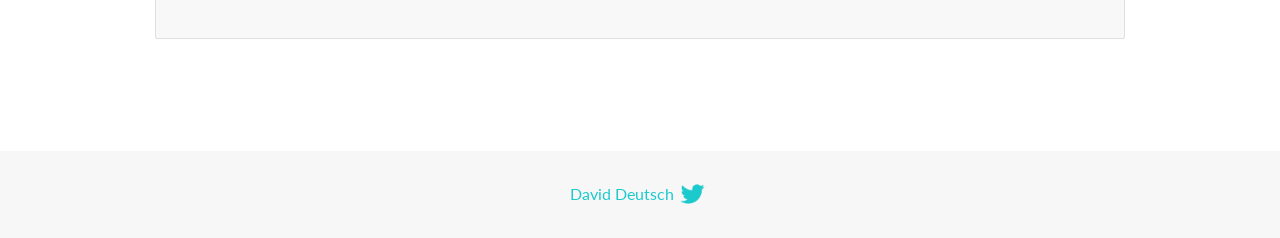
<file: libs/OwlCarousel2-2.3.4/docs/demos/basic.html>
<!DOCTYPE html>
<html lang="en">
  <head>

    <!-- head -->
    <meta charset="utf-8">
    <meta name="msapplication-tap-highlight" content="no" />
    <meta name="viewport" content="width=device-width, initial-scale=1.0" />
    <meta name="description" content="Basic usage demo">
    <meta name="author" content="David Deutsch">
    <title>
      Basic Demo | Owl Carousel | 2.3.4
    </title>

    <!-- Stylesheets -->
    <link href='https://fonts.googleapis.com/css?family=Lato:300,400,700,400italic,300italic' rel='stylesheet' type='text/css'>
    <link rel="stylesheet" href="../assets/css/docs.theme.min.css">

    <!-- Owl Stylesheets -->
    <link rel="stylesheet" href="../assets/owlcarousel/assets/owl.carousel.min.css">
    <link rel="stylesheet" href="../assets/owlcarousel/assets/owl.theme.default.min.css">

    <!-- HTML5 shim and Respond.js IE8 support of HTML5 elements and media queries -->

    <!--[if lt IE 9]>
      <script src="https://oss.maxcdn.com/libs/html5shiv/3.7.0/html5shiv.js"></script>
      <script src="https://oss.maxcdn.com/libs/respond.js/1.3.0/respond.min.js"></script>
    <![endif]-->

    <!-- Favicons -->
    <link rel="apple-touch-icon-precomposed" sizes="144x144" href="../assets/ico/apple-touch-icon-144-precomposed.png">
    <link rel="shortcut icon" href="../assets/ico/favicon.png">
    <link rel="shortcut icon" href="favicon.ico">

    <!-- Yeah i know js should not be in header. Its required for demos.-->

    <!-- javascript -->
    <script src="../assets/vendors/jquery.min.js"></script>
    <script src="../assets/owlcarousel/owl.carousel.js"></script>
  </head>
  <body>

    <!-- header -->
    <header class="header">
      <div class="row">
        <div class="large-12 columns">
          <div class="brand left">
            <h3>
              <a href="/OwlCarousel2/">owl.carousel.js</a> 
            </h3>
          </div>
          <a id="toggle-nav" class="right">
            <span></span> <span></span> <span></span> 
          </a> 
          <div class="nav-bar">
            <ul class="clearfix">
              <li> <a href="/OwlCarousel2/index.html">Home</a>  </li>
              <li class="active">
                <a href="/OwlCarousel2/demos/demos.html">Demos</a> 
              </li>
              <li> <a href="/OwlCarousel2/docs/started-welcome.html">Docs</a>  </li>
              <li>
                <a href="https://github.com/OwlCarousel2/OwlCarousel2/archive/2.3.4.zip">Download</a> 
                <span class="download"></span> 
              </li>
            </ul>
          </div>
        </div>
      </div>
    </header>

    <!-- title -->
    <section class="title">
      <div class="row">
        <div class="large-12 columns">
          <h1>Basic</h1>
        </div>
      </div>
    </section>

    <!--  Demos -->
    <section id="demos">
      <div class="row">
        <div class="large-12 columns">
          <div class="owl-carousel owl-theme">
            <div class="item">
              <h4>1</h4>
            </div>
            <div class="item">
              <h4>2</h4>
            </div>
            <div class="item">
              <h4>3</h4>
            </div>
            <div class="item">
              <h4>4</h4>
            </div>
            <div class="item">
              <h4>5</h4>
            </div>
            <div class="item">
              <h4>6</h4>
            </div>
            <div class="item">
              <h4>7</h4>
            </div>
            <div class="item">
              <h4>8</h4>
            </div>
            <div class="item">
              <h4>9</h4>
            </div>
            <div class="item">
              <h4>10</h4>
            </div>
            <div class="item">
              <h4>11</h4>
            </div>
            <div class="item">
              <h4>12</h4>
            </div>
          </div>
          <h3 id="overview">Overview</h3>
          <p>Basic usage of Owl Carousel. I used <code>loop:true</code> and <code>margin:10</code>. The structure works with any kind of DOM element. In all of my examples i used <code>&lt;div class=&quot;item&quot;&gt;...&lt;/div&gt;</code> but you could
            put any other element <code>div/span/a/img...</code></p>
          <h3 id="setup">Setup</h3>
          <pre><code>$(&#39;.owl-carousel&#39;).owlCarousel({
    loop:true,
    margin:10,
    nav:true,
    responsive:{
        0:{
            items:1
        },
        600:{
            items:3
        },
        1000:{
            items:5
        }
    }
})</code></pre>
          <h3 id="html">html</h3>
          <pre><code>&lt;div class=&quot;owl-carousel owl-theme&quot;&gt;
    &lt;div class=&quot;item&quot;&gt;&lt;h4&gt;1&lt;/h4&gt;&lt;/div&gt;
    &lt;div class=&quot;item&quot;&gt;&lt;h4&gt;2&lt;/h4&gt;&lt;/div&gt;
    &lt;div class=&quot;item&quot;&gt;&lt;h4&gt;3&lt;/h4&gt;&lt;/div&gt;
    &lt;div class=&quot;item&quot;&gt;&lt;h4&gt;4&lt;/h4&gt;&lt;/div&gt;
    &lt;div class=&quot;item&quot;&gt;&lt;h4&gt;5&lt;/h4&gt;&lt;/div&gt;
    &lt;div class=&quot;item&quot;&gt;&lt;h4&gt;6&lt;/h4&gt;&lt;/div&gt;
    &lt;div class=&quot;item&quot;&gt;&lt;h4&gt;7&lt;/h4&gt;&lt;/div&gt;
    &lt;div class=&quot;item&quot;&gt;&lt;h4&gt;8&lt;/h4&gt;&lt;/div&gt;
    &lt;div class=&quot;item&quot;&gt;&lt;h4&gt;9&lt;/h4&gt;&lt;/div&gt;
    &lt;div class=&quot;item&quot;&gt;&lt;h4&gt;10&lt;/h4&gt;&lt;/div&gt;
    &lt;div class=&quot;item&quot;&gt;&lt;h4&gt;11&lt;/h4&gt;&lt;/div&gt;
    &lt;div class=&quot;item&quot;&gt;&lt;h4&gt;12&lt;/h4&gt;&lt;/div&gt;
&lt;/div&gt;</code></pre>
          <script>
            $(document).ready(function() {
              var owl = $('.owl-carousel');
              owl.owlCarousel({
                margin: 10,
                nav: true,
                loop: true,
                responsive: {
                  0: {
                    items: 1
                  },
                  600: {
                    items: 3
                  },
                  1000: {
                    items: 5
                  }
                }
              })
            })
          </script>
        </div>
      </div>
    </section>

    <!-- footer -->
    <footer class="footer">
      <div class="row">
        <div class="large-12 columns">
          <h5>
            <a href="/OwlCarousel2/docs/support-contact.html">David Deutsch</a> 
            <a id="custom-tweet-button" href="https://twitter.com/share?url=https://github.com/OwlCarousel2/OwlCarousel2&text=Owl Carousel - This is so awesome! " target="_blank"></a> 
          </h5>
        </div>
      </div>
    </footer>

    <!-- vendors -->
    <script src="../assets/vendors/highlight.js"></script>
    <script src="../assets/js/app.js"></script>
  </body>
</html>
</file>
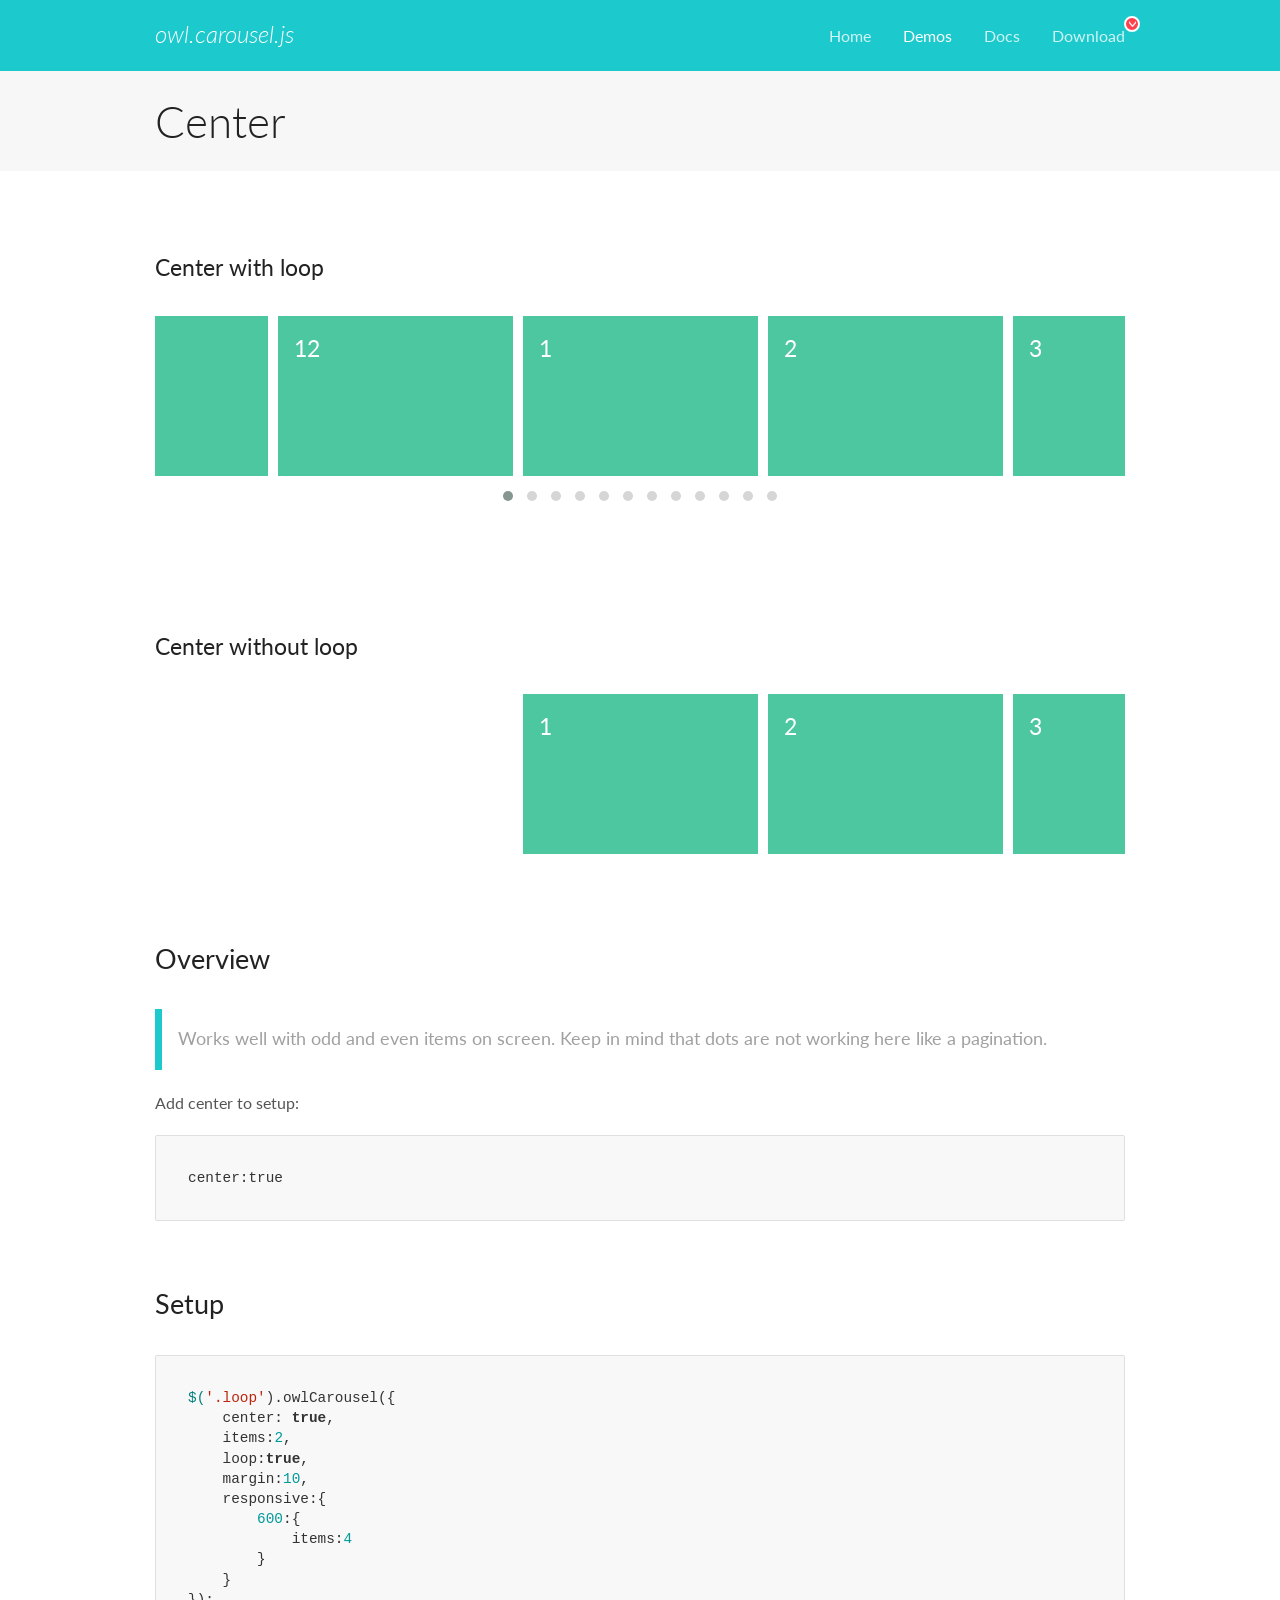
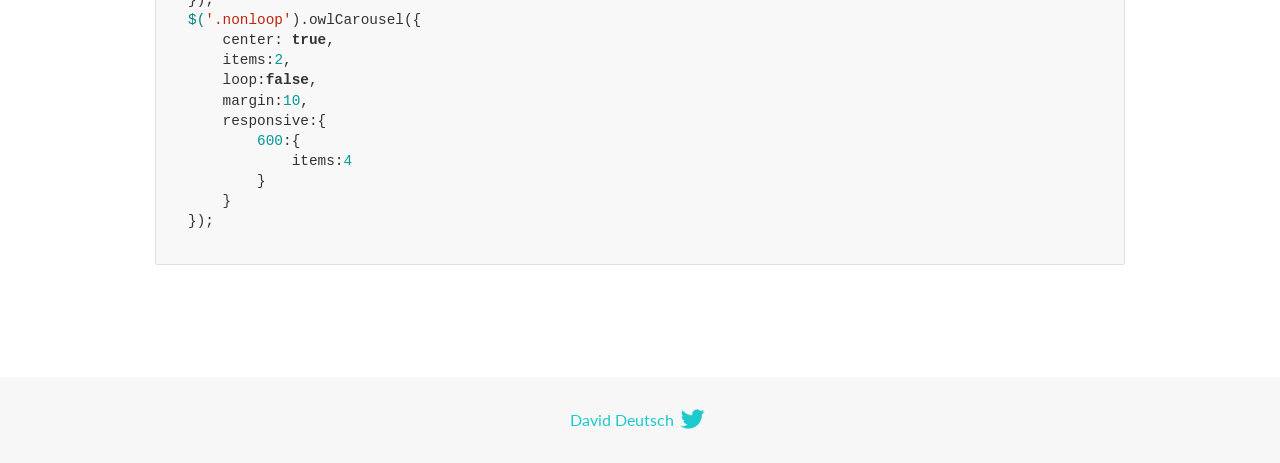
<file: libs/OwlCarousel2-2.3.4/docs/demos/center.html>
<!DOCTYPE html>
<html lang="en">
  <head>

    <!-- head -->
    <meta charset="utf-8">
    <meta name="msapplication-tap-highlight" content="no" />
    <meta name="viewport" content="width=device-width, initial-scale=1.0" />
    <meta name="description" content="Center carousel">
    <meta name="author" content="David Deutsch">
    <title>
      Center Demo | Owl Carousel | 2.3.4
    </title>

    <!-- Stylesheets -->
    <link href='https://fonts.googleapis.com/css?family=Lato:300,400,700,400italic,300italic' rel='stylesheet' type='text/css'>
    <link rel="stylesheet" href="../assets/css/docs.theme.min.css">

    <!-- Owl Stylesheets -->
    <link rel="stylesheet" href="../assets/owlcarousel/assets/owl.carousel.min.css">
    <link rel="stylesheet" href="../assets/owlcarousel/assets/owl.theme.default.min.css">

    <!-- HTML5 shim and Respond.js IE8 support of HTML5 elements and media queries -->

    <!--[if lt IE 9]>
      <script src="https://oss.maxcdn.com/libs/html5shiv/3.7.0/html5shiv.js"></script>
      <script src="https://oss.maxcdn.com/libs/respond.js/1.3.0/respond.min.js"></script>
    <![endif]-->

    <!-- Favicons -->
    <link rel="apple-touch-icon-precomposed" sizes="144x144" href="../assets/ico/apple-touch-icon-144-precomposed.png">
    <link rel="shortcut icon" href="../assets/ico/favicon.png">
    <link rel="shortcut icon" href="favicon.ico">

    <!-- Yeah i know js should not be in header. Its required for demos.-->

    <!-- javascript -->
    <script src="../assets/vendors/jquery.min.js"></script>
    <script src="../assets/owlcarousel/owl.carousel.js"></script>
  </head>
  <body>

    <!-- header -->
    <header class="header">
      <div class="row">
        <div class="large-12 columns">
          <div class="brand left">
            <h3>
              <a href="/OwlCarousel2/">owl.carousel.js</a> 
            </h3>
          </div>
          <a id="toggle-nav" class="right">
            <span></span> <span></span> <span></span> 
          </a> 
          <div class="nav-bar">
            <ul class="clearfix">
              <li> <a href="/OwlCarousel2/index.html">Home</a>  </li>
              <li class="active">
                <a href="/OwlCarousel2/demos/demos.html">Demos</a> 
              </li>
              <li> <a href="/OwlCarousel2/docs/started-welcome.html">Docs</a>  </li>
              <li>
                <a href="https://github.com/OwlCarousel2/OwlCarousel2/archive/2.3.4.zip">Download</a> 
                <span class="download"></span> 
              </li>
            </ul>
          </div>
        </div>
      </div>
    </header>

    <!-- title -->
    <section class="title">
      <div class="row">
        <div class="large-12 columns">
          <h1>Center</h1>
        </div>
      </div>
    </section>

    <!--  Demos -->
    <section id="demos">
      <div class="row">
        <div class="large-12 columns">
          <h4 id="center-with-loop">Center with loop</h4>
          <div class="loop owl-carousel owl-theme">
            <div class="item">
              <h4>1</h4>
            </div>
            <div class="item">
              <h4>2</h4>
            </div>
            <div class="item">
              <h4>3</h4>
            </div>
            <div class="item">
              <h4>4</h4>
            </div>
            <div class="item">
              <h4>5</h4>
            </div>
            <div class="item">
              <h4>6</h4>
            </div>
            <div class="item">
              <h4>7</h4>
            </div>
            <div class="item">
              <h4>8</h4>
            </div>
            <div class="item">
              <h4>9</h4>
            </div>
            <div class="item">
              <h4>10</h4>
            </div>
            <div class="item">
              <h4>11</h4>
            </div>
            <div class="item">
              <h4>12</h4>
            </div>
          </div>
          <br>
          <h4 id="center-without-loop">Center without loop</h4>
          <div class="nonloop owl-carousel">
            <div class="item">
              <h4>1</h4>
            </div>
            <div class="item">
              <h4>2</h4>
            </div>
            <div class="item">
              <h4>3</h4>
            </div>
            <div class="item">
              <h4>4</h4>
            </div>
            <div class="item">
              <h4>5</h4>
            </div>
            <div class="item">
              <h4>6</h4>
            </div>
            <div class="item">
              <h4>7</h4>
            </div>
            <div class="item">
              <h4>8</h4>
            </div>
            <div class="item">
              <h4>9</h4>
            </div>
            <div class="item">
              <h4>10</h4>
            </div>
            <div class="item">
              <h4>11</h4>
            </div>
            <div class="item">
              <h4>12</h4>
            </div>
          </div>
          <h3 id="overview">Overview</h3>
          <blockquote>
            <p>Works well with odd and even items on screen. Keep in mind that dots are not working here like a pagination.</p>
          </blockquote>
          <p>Add center to setup:</p>
          <pre><code>center:true</code></pre>
          <h3 id="setup">Setup</h3>
          <pre><code>$(&#39;.loop&#39;).owlCarousel({
    center: true,
    items:2,
    loop:true,
    margin:10,
    responsive:{
        600:{
            items:4
        }
    }
});
$(&#39;.nonloop&#39;).owlCarousel({
    center: true,
    items:2,
    loop:false,
    margin:10,
    responsive:{
        600:{
            items:4
        }
    }
});</code></pre>
          <script>
            jQuery(document).ready(function($) {
              $('.loop').owlCarousel({
                center: true,
                items: 2,
                loop: true,
                margin: 10,
                responsive: {
                  600: {
                    items: 4
                  }
                }
              });
              $('.nonloop').owlCarousel({
                center: true,
                items: 2,
                loop: false,
                margin: 10,
                responsive: {
                  600: {
                    items: 4
                  }
                }
              });
            });
          </script>
        </div>
      </div>
    </section>

    <!-- footer -->
    <footer class="footer">
      <div class="row">
        <div class="large-12 columns">
          <h5>
            <a href="/OwlCarousel2/docs/support-contact.html">David Deutsch</a> 
            <a id="custom-tweet-button" href="https://twitter.com/share?url=https://github.com/OwlCarousel2/OwlCarousel2&text=Owl Carousel - This is so awesome! " target="_blank"></a> 
          </h5>
        </div>
      </div>
    </footer>

    <!-- vendors -->
    <script src="../assets/vendors/highlight.js"></script>
    <script src="../assets/js/app.js"></script>
  </body>
</html>
</file>
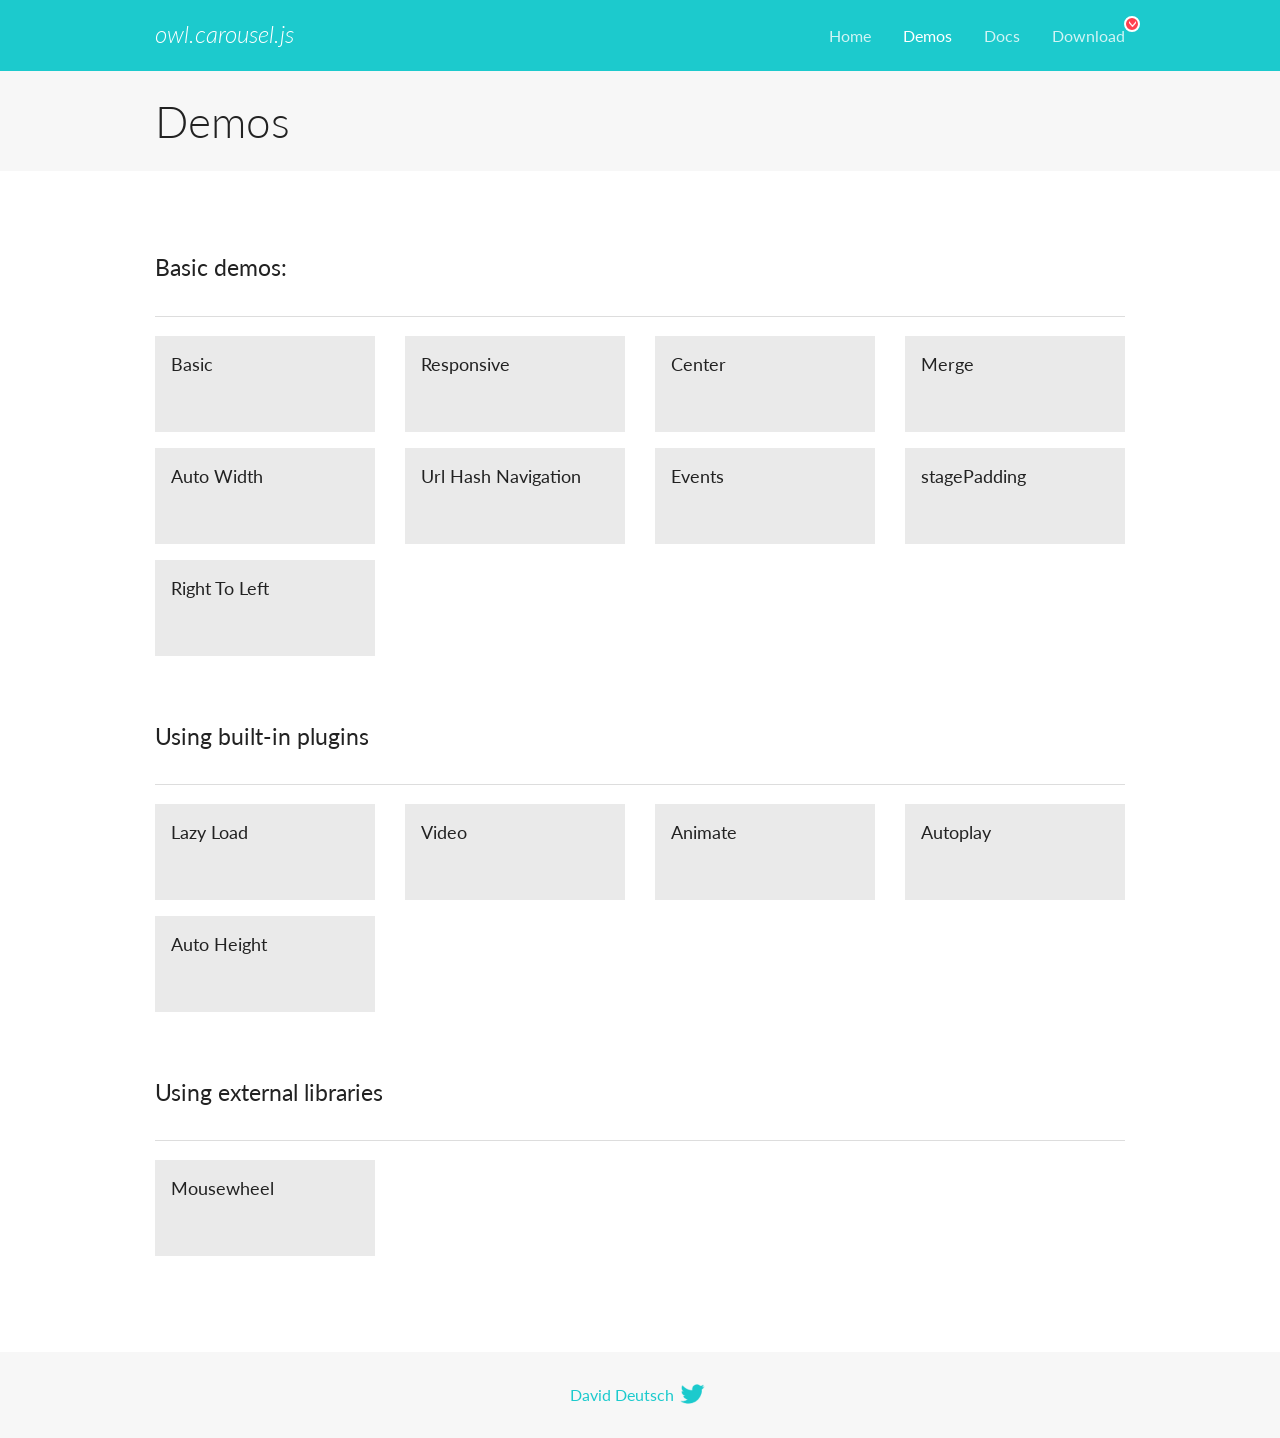
<file: libs/OwlCarousel2-2.3.4/docs/demos/demos.html>
<!DOCTYPE html>
<html lang="en">
  <head>

    <!-- head -->
    <meta charset="utf-8">
    <meta name="msapplication-tap-highlight" content="no" />
    <meta name="viewport" content="width=device-width, initial-scale=1.0" />
    <meta name="description" content="A list of Owl Carousel examples.">
    <meta name="author" content="David Deutsch">
    <title>
      Demos | Owl Carousel | 2.3.4
    </title>

    <!-- Stylesheets -->
    <link href='https://fonts.googleapis.com/css?family=Lato:300,400,700,400italic,300italic' rel='stylesheet' type='text/css'>
    <link rel="stylesheet" href="../assets/css/docs.theme.min.css">

    <!-- Owl Stylesheets -->
    <link rel="stylesheet" href="../assets/owlcarousel/assets/owl.carousel.min.css">
    <link rel="stylesheet" href="../assets/owlcarousel/assets/owl.theme.default.min.css">

    <!-- HTML5 shim and Respond.js IE8 support of HTML5 elements and media queries -->

    <!--[if lt IE 9]>
      <script src="https://oss.maxcdn.com/libs/html5shiv/3.7.0/html5shiv.js"></script>
      <script src="https://oss.maxcdn.com/libs/respond.js/1.3.0/respond.min.js"></script>
    <![endif]-->

    <!-- Favicons -->
    <link rel="apple-touch-icon-precomposed" sizes="144x144" href="../assets/ico/apple-touch-icon-144-precomposed.png">
    <link rel="shortcut icon" href="../assets/ico/favicon.png">
    <link rel="shortcut icon" href="favicon.ico">

    <!-- Yeah i know js should not be in header. Its required for demos.-->

    <!-- javascript -->
    <script src="../assets/vendors/jquery.min.js"></script>
    <script src="../assets/owlcarousel/owl.carousel.js"></script>
  </head>
  <body>

    <!-- header -->
    <header class="header">
      <div class="row">
        <div class="large-12 columns">
          <div class="brand left">
            <h3>
              <a href="/OwlCarousel2/">owl.carousel.js</a> 
            </h3>
          </div>
          <a id="toggle-nav" class="right">
            <span></span> <span></span> <span></span> 
          </a> 
          <div class="nav-bar">
            <ul class="clearfix">
              <li> <a href="/OwlCarousel2/index.html">Home</a>  </li>
              <li class="active">
                <a href="/OwlCarousel2/demos/demos.html">Demos</a> 
              </li>
              <li> <a href="/OwlCarousel2/docs/started-welcome.html">Docs</a>  </li>
              <li>
                <a href="https://github.com/OwlCarousel2/OwlCarousel2/archive/2.3.4.zip">Download</a> 
                <span class="download"></span> 
              </li>
            </ul>
          </div>
        </div>
      </div>
    </header>

    <!-- title -->
    <section class="title">
      <div class="row">
        <div class="large-12 columns">
          <h1>Demos</h1>
        </div>
      </div>
    </section>

    <!--  Demos -->
    <section id="demos">
      <div class="row">
        <div class="large-12 columns">
          <h4 id="basic-demos-">Basic demos:</h4>
          <hr>
          <div class="demo-list">
            <div class="row">
              <div class="small-6 medium-4 large-3 columns">
                <a href="basic.html" class="demo-block">
                  <h5>Basic </h5>
                </a> 
              </div>
              <div class="small-6 medium-4 large-3 columns">
                <a href="responsive.html" class="demo-block">
                  <h5>Responsive </h5>
                </a> 
              </div>
              <div class="small-6 medium-4 large-3 columns">
                <a href="center.html" class="demo-block">
                  <h5>Center </h5>
                </a> 
              </div>
              <div class="small-6 medium-4 large-3 columns">
                <a href="merge.html" class="demo-block">
                  <h5>Merge </h5>
                </a> 
              </div>
              <div class="small-6 medium-4 large-3 columns">
                <a href="autowidth.html" class="demo-block">
                  <h5>Auto Width </h5>
                </a> 
              </div>
              <div class="small-6 medium-4 large-3 columns">
                <a href="urlhashnav.html" class="demo-block">
                  <h5>Url Hash Navigation </h5>
                </a> 
              </div>
              <div class="small-6 medium-4 large-3 columns">
                <a href="events.html" class="demo-block">
                  <h5>Events </h5>
                </a> 
              </div>
              <div class="small-6 medium-4 large-3 columns">
                <a href="stagepadding.html" class="demo-block">
                  <h5>stagePadding </h5>
                </a> 
              </div>
              <div class="small-6 medium-4 large-3 columns">
                <a href="rtl.html" class="demo-block">
                  <h5>Right To Left </h5>
                </a> 
              </div>
            </div>
          </div>
          <h4 id="using-built-in-plugins">Using built-in plugins</h4>
          <hr>
          <div class="demo-list">
            <div class="row">
              <div class="small-6 medium-4 large-3 columns">
                <a href="lazyLoad.html" class="demo-block">
                  <h5>Lazy Load </h5>
                </a> 
              </div>
              <div class="small-6 medium-4 large-3 columns">
                <a href="video.html" class="demo-block">
                  <h5>Video </h5>
                </a> 
              </div>
              <div class="small-6 medium-4 large-3 columns">
                <a href="animate.html" class="demo-block">
                  <h5>Animate </h5>
                </a> 
              </div>
              <div class="small-6 medium-4 large-3 columns">
                <a href="autoplay.html" class="demo-block">
                  <h5>Autoplay </h5>
                </a> 
              </div>
              <div class="small-6 medium-4 large-3 columns">
                <a href="autoheight.html" class="demo-block">
                  <h5>Auto Height </h5>
                </a> 
              </div>
            </div>
          </div>
          <h4 id="using-external-libraries">Using external libraries</h4>
          <hr>
          <div class="demo-list">
            <div class="row">
              <div class="small-6 medium-4 large-3 columns">
                <a href="mousewheel.html" class="demo-block">
                  <h5>Mousewheel </h5>
                </a> 
              </div>
            </div>
          </div>
        </div>
      </div>
    </section>

    <!-- footer -->
    <footer class="footer">
      <div class="row">
        <div class="large-12 columns">
          <h5>
            <a href="/OwlCarousel2/docs/support-contact.html">David Deutsch</a> 
            <a id="custom-tweet-button" href="https://twitter.com/share?url=https://github.com/OwlCarousel2/OwlCarousel2&text=Owl Carousel - This is so awesome! " target="_blank"></a> 
          </h5>
        </div>
      </div>
    </footer>

    <!-- vendors -->
    <script src="../assets/vendors/highlight.js"></script>
    <script src="../assets/js/app.js"></script>
  </body>
</html>
</file>
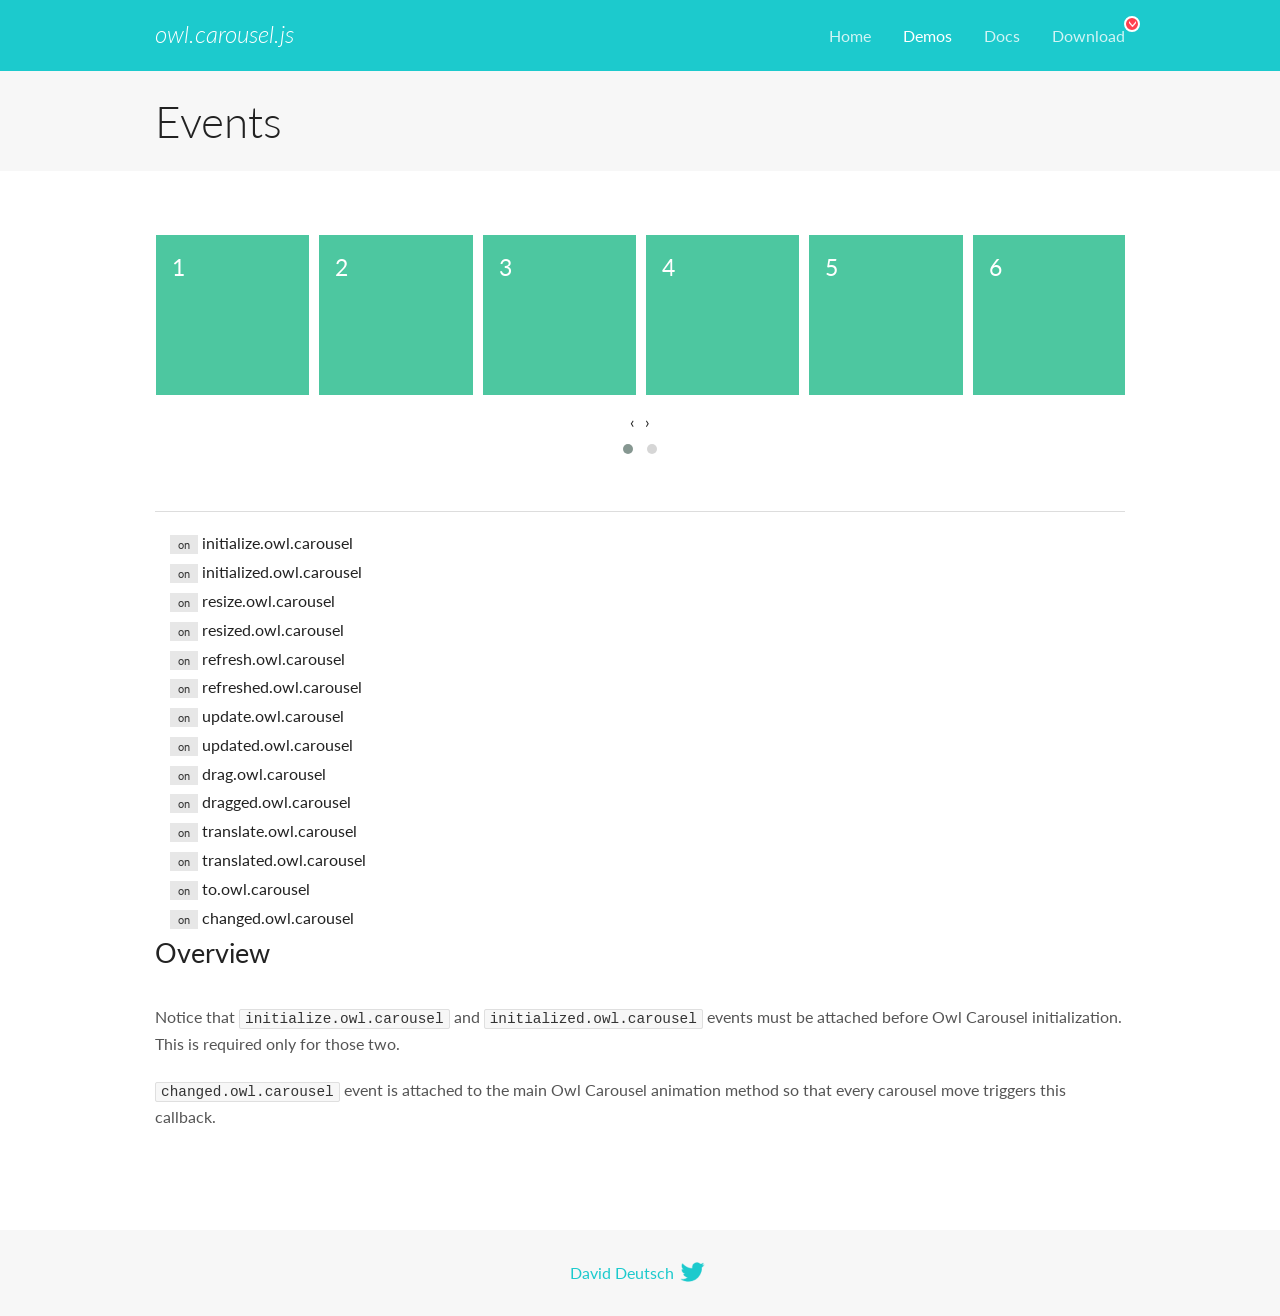
<file: libs/OwlCarousel2-2.3.4/docs/demos/events.html>
<!DOCTYPE html>
<html lang="en">
  <head>

    <!-- head -->
    <meta charset="utf-8">
    <meta name="msapplication-tap-highlight" content="no" />
    <meta name="viewport" content="width=device-width, initial-scale=1.0" />
    <meta name="description" content="Events usage demo">
    <meta name="author" content="David Deutsch">
    <title>
      Events Demo | Owl Carousel | 2.3.4
    </title>

    <!-- Stylesheets -->
    <link href='https://fonts.googleapis.com/css?family=Lato:300,400,700,400italic,300italic' rel='stylesheet' type='text/css'>
    <link rel="stylesheet" href="../assets/css/docs.theme.min.css">

    <!-- Owl Stylesheets -->
    <link rel="stylesheet" href="../assets/owlcarousel/assets/owl.carousel.min.css">
    <link rel="stylesheet" href="../assets/owlcarousel/assets/owl.theme.default.min.css">

    <!-- HTML5 shim and Respond.js IE8 support of HTML5 elements and media queries -->

    <!--[if lt IE 9]>
      <script src="https://oss.maxcdn.com/libs/html5shiv/3.7.0/html5shiv.js"></script>
      <script src="https://oss.maxcdn.com/libs/respond.js/1.3.0/respond.min.js"></script>
    <![endif]-->

    <!-- Favicons -->
    <link rel="apple-touch-icon-precomposed" sizes="144x144" href="../assets/ico/apple-touch-icon-144-precomposed.png">
    <link rel="shortcut icon" href="../assets/ico/favicon.png">
    <link rel="shortcut icon" href="favicon.ico">

    <!-- Yeah i know js should not be in header. Its required for demos.-->

    <!-- javascript -->
    <script src="../assets/vendors/jquery.min.js"></script>
    <script src="../assets/owlcarousel/owl.carousel.js"></script>
  </head>
  <body>

    <!-- header -->
    <header class="header">
      <div class="row">
        <div class="large-12 columns">
          <div class="brand left">
            <h3>
              <a href="/OwlCarousel2/">owl.carousel.js</a> 
            </h3>
          </div>
          <a id="toggle-nav" class="right">
            <span></span> <span></span> <span></span> 
          </a> 
          <div class="nav-bar">
            <ul class="clearfix">
              <li> <a href="/OwlCarousel2/index.html">Home</a>  </li>
              <li class="active">
                <a href="/OwlCarousel2/demos/demos.html">Demos</a> 
              </li>
              <li> <a href="/OwlCarousel2/docs/started-welcome.html">Docs</a>  </li>
              <li>
                <a href="https://github.com/OwlCarousel2/OwlCarousel2/archive/2.3.4.zip">Download</a> 
                <span class="download"></span> 
              </li>
            </ul>
          </div>
        </div>
      </div>
    </header>

    <!-- title -->
    <section class="title">
      <div class="row">
        <div class="large-12 columns">
          <h1>Events</h1>
        </div>
      </div>
    </section>

    <!--  Demos -->
    <section id="demos">
      <div class="row">
        <div class="large-12 columns">
          <div class="owl-carousel owl-theme">
            <div class="item">
              <h4>1</h4>
            </div>
            <div class="item">
              <h4>2</h4>
            </div>
            <div class="item">
              <h4>3</h4>
            </div>
            <div class="item">
              <h4>4</h4>
            </div>
            <div class="item">
              <h4>5</h4>
            </div>
            <div class="item">
              <h4>6</h4>
            </div>
            <div class="item">
              <h4>7</h4>
            </div>
            <div class="item">
              <h4>8</h4>
            </div>
            <div class="item">
              <h4>9</h4>
            </div>
            <div class="item">
              <h4>10</h4>
            </div>
            <div class="item">
              <h4>11</h4>
            </div>
            <div class="item">
              <h4>12</h4>
            </div>
          </div>
          <hr>
          <div class="large-12 columns callbacks">
            <div><span class="label secondary initialize">on</span>  initialize.owl.carousel </div>
            <div><span class="label secondary initialized">on</span>  initialized.owl.carousel </div>
            <div><span class="label secondary resize">on</span>  resize.owl.carousel </div>
            <div><span class="label secondary resized">on</span>  resized.owl.carousel </div>
            <div><span class="label secondary refresh">on</span>  refresh.owl.carousel </div>
            <div><span class="label secondary refreshed">on</span>  refreshed.owl.carousel </div>
            <div><span class="label secondary update">on</span>  update.owl.carousel </div>
            <div><span class="label secondary updated">on</span>  updated.owl.carousel </div>
            <div><span class="label secondary drag">on</span>  drag.owl.carousel </div>
            <div><span class="label secondary dragged">on</span>  dragged.owl.carousel </div>
            <div><span class="label secondary translate">on</span>  translate.owl.carousel </div>
            <div><span class="label secondary translated">on</span>  translated.owl.carousel </div>
            <div><span class="label secondary to">on</span>  to.owl.carousel </div>
            <div><span class="label secondary changed">on</span>  changed.owl.carousel </div>
          </div>
          <h3 id="overview">Overview</h3>
          <p>Notice that <code>initialize.owl.carousel</code> and <code>initialized.owl.carousel</code> events must be attached before Owl Carousel initialization. This is required only for those two.</p>
          <p><code>changed.owl.carousel</code> event is attached to the main Owl Carousel animation method so that every carousel move triggers this callback.</p>
          <script>
            jQuery(document).ready(function($) {
              var owl = $('.owl-carousel');
              owl.on('initialize.owl.carousel initialized.owl.carousel ' +
                'initialize.owl.carousel initialize.owl.carousel ' +
                'resize.owl.carousel resized.owl.carousel ' +
                'refresh.owl.carousel refreshed.owl.carousel ' +
                'update.owl.carousel updated.owl.carousel ' +
                'drag.owl.carousel dragged.owl.carousel ' +
                'translate.owl.carousel translated.owl.carousel ' +
                'to.owl.carousel changed.owl.carousel',
                function(e) {
                  $('.' + e.type)
                    .removeClass('secondary')
                    .addClass('success');
                  window.setTimeout(function() {
                    $('.' + e.type)
                      .removeClass('success')
                      .addClass('secondary');
                  }, 500);
                });
              owl.owlCarousel({
                loop: true,
                nav: true,
                lazyLoad: true,
                margin: 10,
                video: true,
                responsive: {
                  0: {
                    items: 1
                  },
                  600: {
                    items: 3
                  },
                  960: {
                    items: 5,
                  },
                  1200: {
                    items: 6
                  }
                }
              });
            });
          </script>
        </div>
      </div>
    </section>

    <!-- footer -->
    <footer class="footer">
      <div class="row">
        <div class="large-12 columns">
          <h5>
            <a href="/OwlCarousel2/docs/support-contact.html">David Deutsch</a> 
            <a id="custom-tweet-button" href="https://twitter.com/share?url=https://github.com/OwlCarousel2/OwlCarousel2&text=Owl Carousel - This is so awesome! " target="_blank"></a> 
          </h5>
        </div>
      </div>
    </footer>

    <!-- vendors -->
    <script src="../assets/vendors/highlight.js"></script>
    <script src="../assets/js/app.js"></script>
  </body>
</html>
</file>
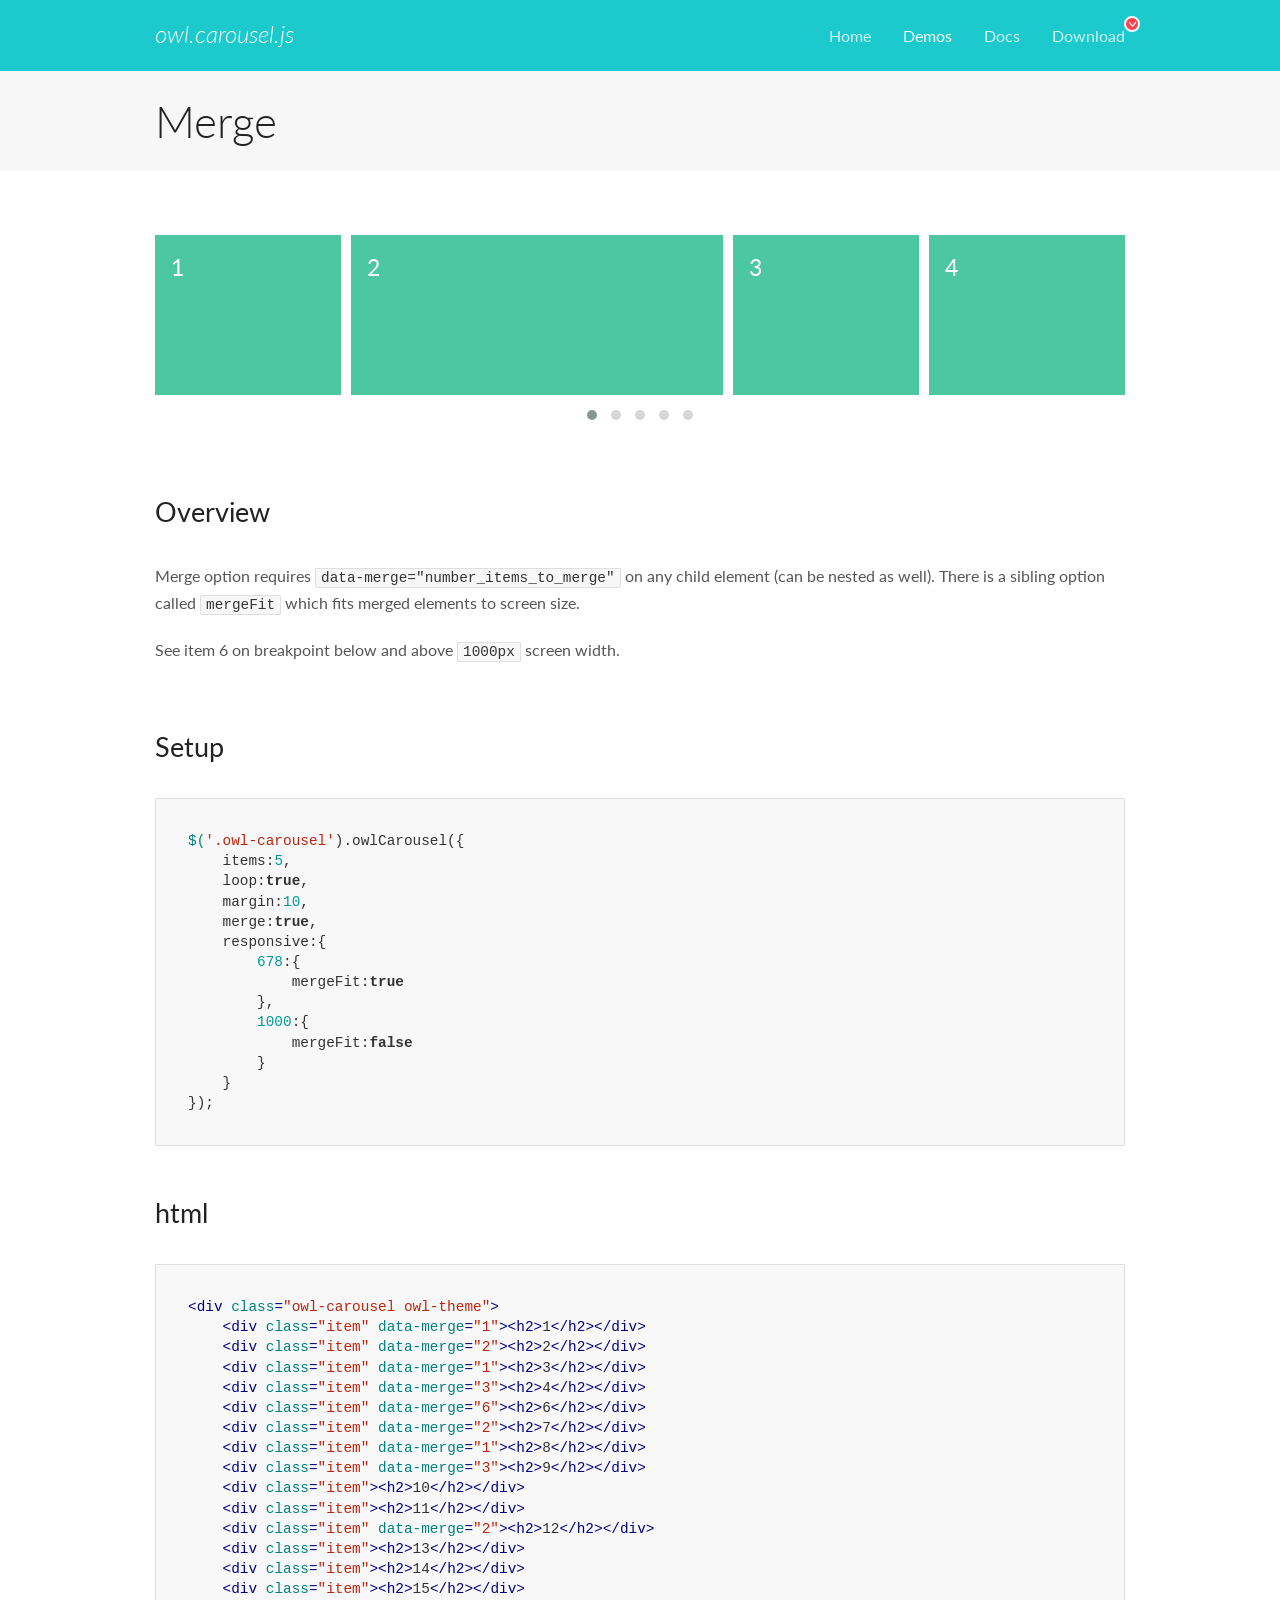
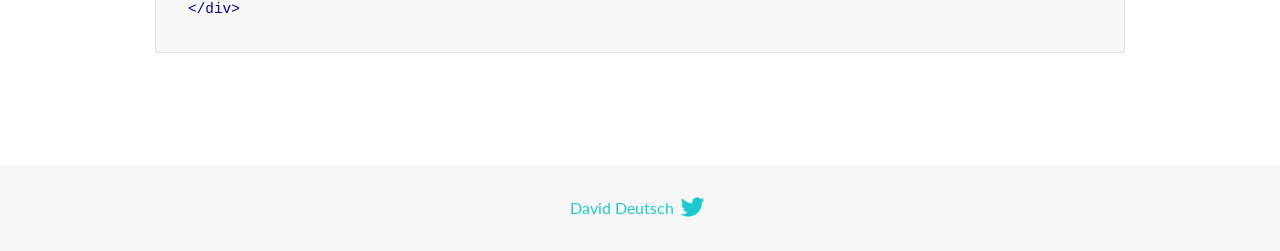
<file: libs/OwlCarousel2-2.3.4/docs/demos/merge.html>
<!DOCTYPE html>
<html lang="en">
  <head>

    <!-- head -->
    <meta charset="utf-8">
    <meta name="msapplication-tap-highlight" content="no" />
    <meta name="viewport" content="width=device-width, initial-scale=1.0" />
    <meta name="description" content="Merge Items">
    <meta name="author" content="David Deutsch">
    <title>
      Merge Demo | Owl Carousel | 2.3.4
    </title>

    <!-- Stylesheets -->
    <link href='https://fonts.googleapis.com/css?family=Lato:300,400,700,400italic,300italic' rel='stylesheet' type='text/css'>
    <link rel="stylesheet" href="../assets/css/docs.theme.min.css">

    <!-- Owl Stylesheets -->
    <link rel="stylesheet" href="../assets/owlcarousel/assets/owl.carousel.min.css">
    <link rel="stylesheet" href="../assets/owlcarousel/assets/owl.theme.default.min.css">

    <!-- HTML5 shim and Respond.js IE8 support of HTML5 elements and media queries -->

    <!--[if lt IE 9]>
      <script src="https://oss.maxcdn.com/libs/html5shiv/3.7.0/html5shiv.js"></script>
      <script src="https://oss.maxcdn.com/libs/respond.js/1.3.0/respond.min.js"></script>
    <![endif]-->

    <!-- Favicons -->
    <link rel="apple-touch-icon-precomposed" sizes="144x144" href="../assets/ico/apple-touch-icon-144-precomposed.png">
    <link rel="shortcut icon" href="../assets/ico/favicon.png">
    <link rel="shortcut icon" href="favicon.ico">

    <!-- Yeah i know js should not be in header. Its required for demos.-->

    <!-- javascript -->
    <script src="../assets/vendors/jquery.min.js"></script>
    <script src="../assets/owlcarousel/owl.carousel.js"></script>
  </head>
  <body>

    <!-- header -->
    <header class="header">
      <div class="row">
        <div class="large-12 columns">
          <div class="brand left">
            <h3>
              <a href="/OwlCarousel2/">owl.carousel.js</a> 
            </h3>
          </div>
          <a id="toggle-nav" class="right">
            <span></span> <span></span> <span></span> 
          </a> 
          <div class="nav-bar">
            <ul class="clearfix">
              <li> <a href="/OwlCarousel2/index.html">Home</a>  </li>
              <li class="active">
                <a href="/OwlCarousel2/demos/demos.html">Demos</a> 
              </li>
              <li> <a href="/OwlCarousel2/docs/started-welcome.html">Docs</a>  </li>
              <li>
                <a href="https://github.com/OwlCarousel2/OwlCarousel2/archive/2.3.4.zip">Download</a> 
                <span class="download"></span> 
              </li>
            </ul>
          </div>
        </div>
      </div>
    </header>

    <!-- title -->
    <section class="title">
      <div class="row">
        <div class="large-12 columns">
          <h1>Merge</h1>
        </div>
      </div>
    </section>

    <!--  Demos -->
    <section id="demos">
      <div class="row">
        <div class="large-12 columns">
          <div class="owl-carousel owl-theme">
            <div class="item" data-merge="1">
              <h4>1</h4>
            </div>
            <div class="item" data-merge="2">
              <h4>2</h4>
            </div>
            <div class="item" data-merge="1">
              <h4>3</h4>
            </div>
            <div class="item" data-merge="3">
              <h4>4</h4>
            </div>
            <div class="item" data-merge="6">
              <h4>6</h4>
            </div>
            <div class="item" data-merge="2">
              <h4>7</h4>
            </div>
            <div class="item" data-merge="1">
              <h4>8</h4>
            </div>
            <div class="item" data-merge="3">
              <h4>9</h4>
            </div>
            <div class="item">
              <h4>10</h4>
            </div>
            <div class="item">
              <h4>11</h4>
            </div>
            <div class="item" data-merge="2">
              <h4>12</h4>
            </div>
            <div class="item">
              <h4>13</h4>
            </div>
            <div class="item">
              <h4>14</h4>
            </div>
            <div class="item">
              <h4>15</h4>
            </div>
          </div>
          <h3 id="overview">Overview</h3>
          <p>Merge option requires <code>data-merge=&quot;number_items_to_merge&quot;</code> on any child element (can be nested as well). There is a sibling option called <code>mergeFit</code> which fits merged elements to screen size. </p>
          <p>See item 6 on breakpoint below and above <code>1000px</code> screen width.</p>
          <h3 id="setup">Setup</h3>
          <pre><code>$(&#39;.owl-carousel&#39;).owlCarousel({
    items:5,
    loop:true,
    margin:10,
    merge:true,
    responsive:{
        678:{
            mergeFit:true
        },
        1000:{
            mergeFit:false
        }
    }
});</code></pre>
          <h3 id="html">html</h3>
          <pre><code>&lt;div class=&quot;owl-carousel owl-theme&quot;&gt;
    &lt;div class=&quot;item&quot; data-merge=&quot;1&quot;&gt;&lt;h2&gt;1&lt;/h2&gt;&lt;/div&gt;
    &lt;div class=&quot;item&quot; data-merge=&quot;2&quot;&gt;&lt;h2&gt;2&lt;/h2&gt;&lt;/div&gt;
    &lt;div class=&quot;item&quot; data-merge=&quot;1&quot;&gt;&lt;h2&gt;3&lt;/h2&gt;&lt;/div&gt;
    &lt;div class=&quot;item&quot; data-merge=&quot;3&quot;&gt;&lt;h2&gt;4&lt;/h2&gt;&lt;/div&gt;
    &lt;div class=&quot;item&quot; data-merge=&quot;6&quot;&gt;&lt;h2&gt;6&lt;/h2&gt;&lt;/div&gt;
    &lt;div class=&quot;item&quot; data-merge=&quot;2&quot;&gt;&lt;h2&gt;7&lt;/h2&gt;&lt;/div&gt;
    &lt;div class=&quot;item&quot; data-merge=&quot;1&quot;&gt;&lt;h2&gt;8&lt;/h2&gt;&lt;/div&gt;
    &lt;div class=&quot;item&quot; data-merge=&quot;3&quot;&gt;&lt;h2&gt;9&lt;/h2&gt;&lt;/div&gt;
    &lt;div class=&quot;item&quot;&gt;&lt;h2&gt;10&lt;/h2&gt;&lt;/div&gt;
    &lt;div class=&quot;item&quot;&gt;&lt;h2&gt;11&lt;/h2&gt;&lt;/div&gt;
    &lt;div class=&quot;item&quot; data-merge=&quot;2&quot;&gt;&lt;h2&gt;12&lt;/h2&gt;&lt;/div&gt;
    &lt;div class=&quot;item&quot;&gt;&lt;h2&gt;13&lt;/h2&gt;&lt;/div&gt;
    &lt;div class=&quot;item&quot;&gt;&lt;h2&gt;14&lt;/h2&gt;&lt;/div&gt;
    &lt;div class=&quot;item&quot;&gt;&lt;h2&gt;15&lt;/h2&gt;&lt;/div&gt;
&lt;/div&gt;</code></pre>
          <script>
            $(document).ready(function() {
              $('.owl-carousel').owlCarousel({
                items: 5,
                loop: true,
                margin: 10,
                merge: true,
                responsive: {
                  678: {
                    mergeFit: true
                  },
                  1000: {
                    mergeFit: false
                  }
                }
              });
            })
          </script>
        </div>
      </div>
    </section>

    <!-- footer -->
    <footer class="footer">
      <div class="row">
        <div class="large-12 columns">
          <h5>
            <a href="/OwlCarousel2/docs/support-contact.html">David Deutsch</a> 
            <a id="custom-tweet-button" href="https://twitter.com/share?url=https://github.com/OwlCarousel2/OwlCarousel2&text=Owl Carousel - This is so awesome! " target="_blank"></a> 
          </h5>
        </div>
      </div>
    </footer>

    <!-- vendors -->
    <script src="../assets/vendors/highlight.js"></script>
    <script src="../assets/js/app.js"></script>
  </body>
</html>
</file>
